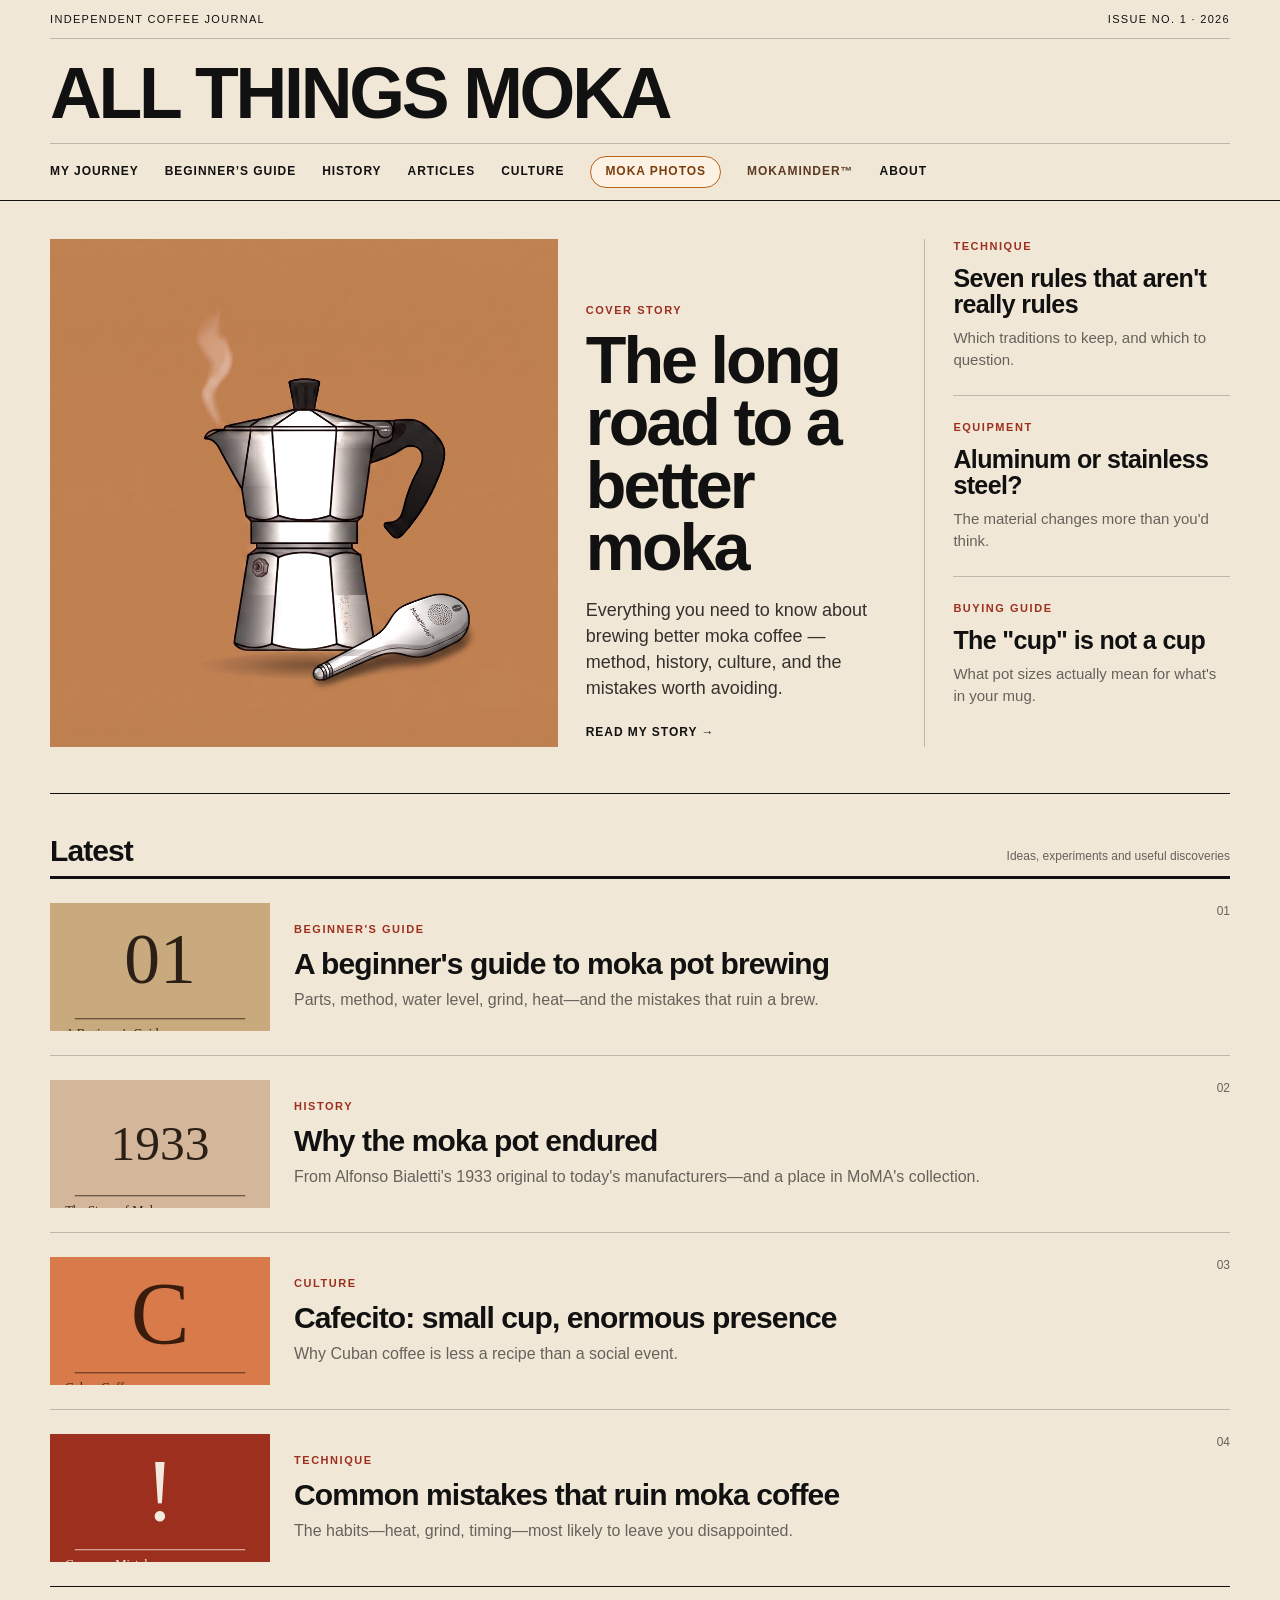
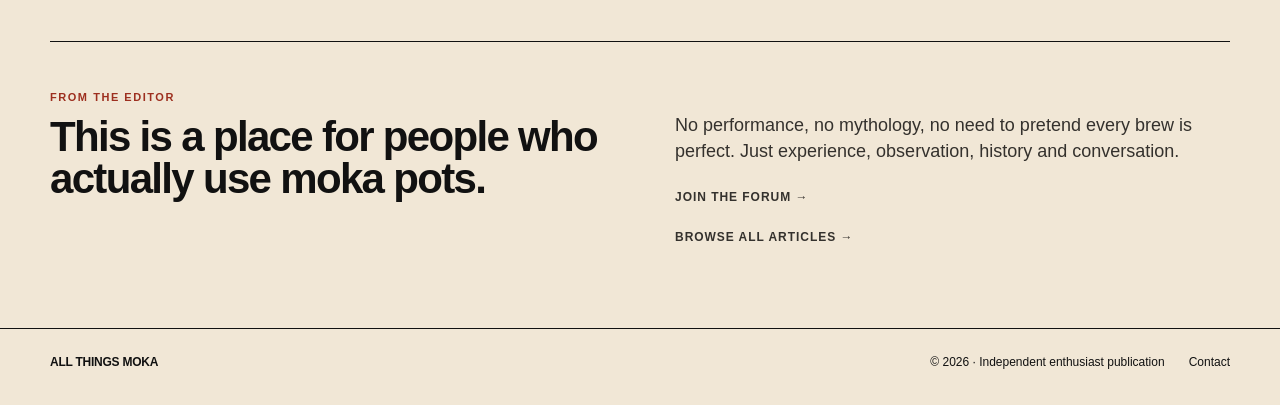
<file: index.html>
<!doctype html>
<html lang="en">
<head>
<meta charset="utf-8">
<meta name="viewport" content="width=device-width,initial-scale=1">
<title>All Things Moka</title>
<meta name="description" content="An independent magazine devoted to moka coffee, technique, history and culture.">
<link rel="stylesheet" href="style.css">
<style>
  /* --- Moka Photos dropdown (self-contained; safe to move into style.css later) --- */
  .nav-dropdown {
    position: relative;
    display: inline-flex;
  }
  .nav-dropdown summary {
    cursor: pointer;
    list-style: none;
    display: inline-flex;
    align-items: center;
    line-height: 1;
    margin: 0;
    padding: 6px 14px;
    border-radius: 999px;
    border: 1px solid #b5651d;
    font: inherit;
    font-weight: 600;
    color: #7a3e0f;
    background: #fdf1e3;
    transition: background 0.15s ease;
  }
  .nav-dropdown summary::-webkit-details-marker { display: none; }
  .nav-dropdown summary::marker { content: ""; }
  .nav-dropdown summary:hover { background: #fbe4c8; }
  .nav-dropdown[open] summary { background: #f7d6ac; }
  .nav-dropdown-panel {
    position: absolute;
    top: calc(100% + 8px);
    left: 0;
    min-width: 260px;
    background: #fff;
    border: 1px solid rgba(0,0,0,0.12);
    border-radius: 10px;
    box-shadow: 0 8px 24px rgba(0,0,0,0.12);
    padding: 8px;
    display: flex;
    flex-direction: column;
    gap: 2px;
    z-index: 20;
  }
  .nav-dropdown-panel a {
    padding: 8px 10px;
    border-radius: 6px;
    font-size: 0.92em;
    white-space: normal;
    text-decoration: none;
  }
  .nav-dropdown-panel a:hover { background: rgba(0,0,0,0.06); }
  @media (max-width: 640px) {
    .nav-dropdown-panel { left: auto; right: 0; }
  }
</style>
</head>
<body>
<header class="masthead">
  <div class="masthead-top wrap">
    <span>Independent coffee journal</span>
    <span>Issue No. 1 · 2026</span>
  </div>
  <div class="brand-row wrap">
    <a class="brand" href="index.html">ALL THINGS MOKA</a>
  </div>
  <nav class="nav wrap" aria-label="Main navigation">
    <a href="my-moka-journey.html">My Journey</a>
    <a href="brewing-guide.html">Beginner’s Guide</a>
    <a href="moka-pot-history.html">History</a>
    <a href="articles.html">Articles</a>
    <a href="cuban-coffee.html">Culture</a>
    <details class="nav-dropdown">
      <summary>Moka Photos</summary>
      <div class="nav-dropdown-panel">
        <a href="https://www.flickr.com/photos/203706660@N04/albums/72177720329794274/" target="_blank" rel="noopener">🗄️ The 860-pot archive — one collector's Flickr catalog</a>
        <a href="https://eu.zonerama.com/NotaMokapot/Album/14996413" target="_blank" rel="noopener">🗃️ Moka Pot List — 855 more, on Zonerama</a>
        <a href="https://imgur.com/a/SKjTfQp" target="_blank" rel="noopener">📷 Pot Spotting — a growing photo album</a>
        <a href="https://mymokahome.com" target="_blank" rel="noopener">🏺 Cool vintage pots — My Moka Home</a>
      </div>
    </details>
    <a href="https://mokaminder.com" target="_blank" rel="noopener" class="mokaminder-tab">MokaMinder™</a>
    <a href="about.html">About</a>
  </nav>
</header>

<main class="wrap">
  <section class="lead-grid">
    <article class="lead-story">
      <a class="lead-image" href="my-moka-journey.html"><img src="hero.png" alt="Illustrated moka pot"></a>
      <div class="lead-copy">
        <p class="kicker">Cover story</p>
        <h1><a href="my-moka-journey.html">The long road to a better moka</a></h1>
        <p class="dek">Everything you need to know about brewing better moka coffee — method, history, culture, and the mistakes worth avoiding.</p>
        <a class="read-link" href="my-moka-journey.html">Read my story →</a>
      </div>
    </article>

    <aside class="side-stories">
      <article>
        <p class="kicker">Technique</p>
        <h2><a href="moka-myths.html">Seven rules that aren't really rules</a></h2>
        <p>Which traditions to keep, and which to question.</p>
      </article>
      <article>
        <p class="kicker">Equipment</p>
        <h2><a href="aluminum-vs-stainless.html">Aluminum or stainless steel?</a></h2>
        <p>The material changes more than you'd think.</p>
      </article>
      <article>
        <p class="kicker">Buying guide</p>
        <h2><a href="moka-pot-sizes.html">The "cup" is not a cup</a></h2>
        <p>What pot sizes actually mean for what's in your mug.</p>
      </article>
    </aside>
  </section>

  <section class="latest">
    <div class="section-head">
      <h2>Latest</h2>
      <span>Ideas, experiments and useful discoveries</span>
    </div>

    <div class="story-list">
      <article class="story-row">
        <a class="story-image" href="brewing-guide.html"><img src="guide.svg" alt="A beginner's guide to moka pot brewing"></a>
        <div>
          <p class="kicker">Beginner's Guide</p>
          <h3><a href="brewing-guide.html">A beginner's guide to moka pot brewing</a></h3>
          <p>Parts, method, water level, grind, heat—and the mistakes that ruin a brew.</p>
        </div>
        <span class="number">01</span>
      </article>

      <article class="story-row">
        <a class="story-image" href="moka-pot-history.html"><img src="history.svg" alt="Historic moka pot"></a>
        <div>
          <p class="kicker">History</p>
          <h3><a href="moka-pot-history.html">Why the moka pot endured</a></h3>
          <p>From Alfonso Bialetti's 1933 original to today's manufacturers—and a place in MoMA's collection.</p>
        </div>
        <span class="number">02</span>
      </article>

      <article class="story-row">
        <a class="story-image" href="cuban-coffee.html"><img src="cuban.svg" alt="Cuban coffee"></a>
        <div>
          <p class="kicker">Culture</p>
          <h3><a href="cuban-coffee.html">Cafecito: small cup, enormous presence</a></h3>
          <p>Why Cuban coffee is less a recipe than a social event.</p>
        </div>
        <span class="number">03</span>
      </article>

      <article class="story-row">
        <a class="story-image" href="brewing-guide.html#common-mistakes"><img src="mistakes.svg" alt="Common mistakes that ruin moka coffee"></a>
        <div>
          <p class="kicker">Technique</p>
          <h3><a href="brewing-guide.html#common-mistakes">Common mistakes that ruin moka coffee</a></h3>
          <p>The habits—heat, grind, timing—most likely to leave you disappointed.</p>
        </div>
        <span class="number">04</span>
      </article>
    </div>
  </section>

  <section class="closing-grid">
    <div>
      <p class="kicker">From the editor</p>
      <h2>This is a place for people who actually use moka pots.</h2>
    </div>
    <div>
      <p>No performance, no mythology, no need to pretend every brew is perfect. Just experience, observation, history and conversation.</p>
      <a class="read-link" href="forum.html">Join the forum →</a>
      <p style="margin-top:14px"><a class="read-link" href="articles.html">Browse all articles →</a></p>
    </div>
  </section>
</main>

<footer class="footer">
  <div class="wrap footer-inner">
    <strong>ALL THINGS MOKA</strong>
    <span>© 2026 · Independent enthusiast publication</span>
    <a href="contact.html">Contact</a>
  </div>
</footer>
</body>
</html>
</file>
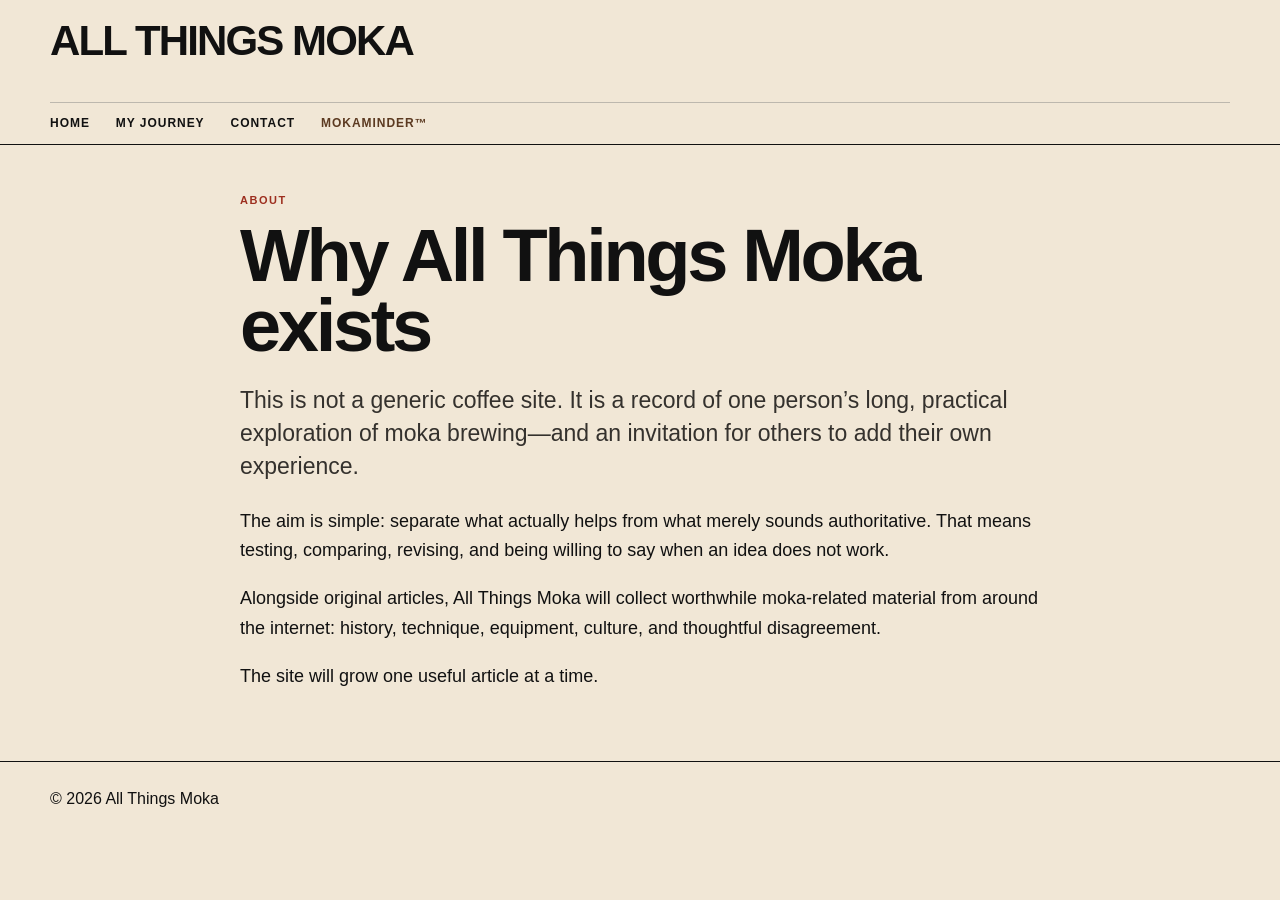
<file: about.html>
<!doctype html><html lang="en"><head><meta charset="utf-8"><meta name="viewport" content="width=device-width,initial-scale=1"><title>About | All Things Moka</title><link rel="stylesheet" href="style.css"></head><body><header class="site-header"><div class="wrap"><p class="brand">ALL THINGS MOKA</p><nav class="nav"><a href="index.html">Home</a><a href="my-moka-journey.html">My Journey</a><a href="contact.html">Contact</a><a href="https://mokaminder.com" target="_blank" rel="noopener" class="mokaminder-tab">MokaMinder™</a></nav></div></header><main class="article-shell"><span class="eyebrow">About</span><h1>Why All Things Moka exists</h1><p class="lede">This is not a generic coffee site. It is a record of one person’s long, practical exploration of moka brewing—and an invitation for others to add their own experience.</p><p>The aim is simple: separate what actually helps from what merely sounds authoritative. That means testing, comparing, revising, and being willing to say when an idea does not work.</p><p>Alongside original articles, All Things Moka will collect worthwhile moka-related material from around the internet: history, technique, equipment, culture, and thoughtful disagreement.</p><p>The site will grow one useful article at a time.</p></main><footer class="footer"><div class="wrap">© 2026 All Things Moka</div></footer></body></html>
</file>
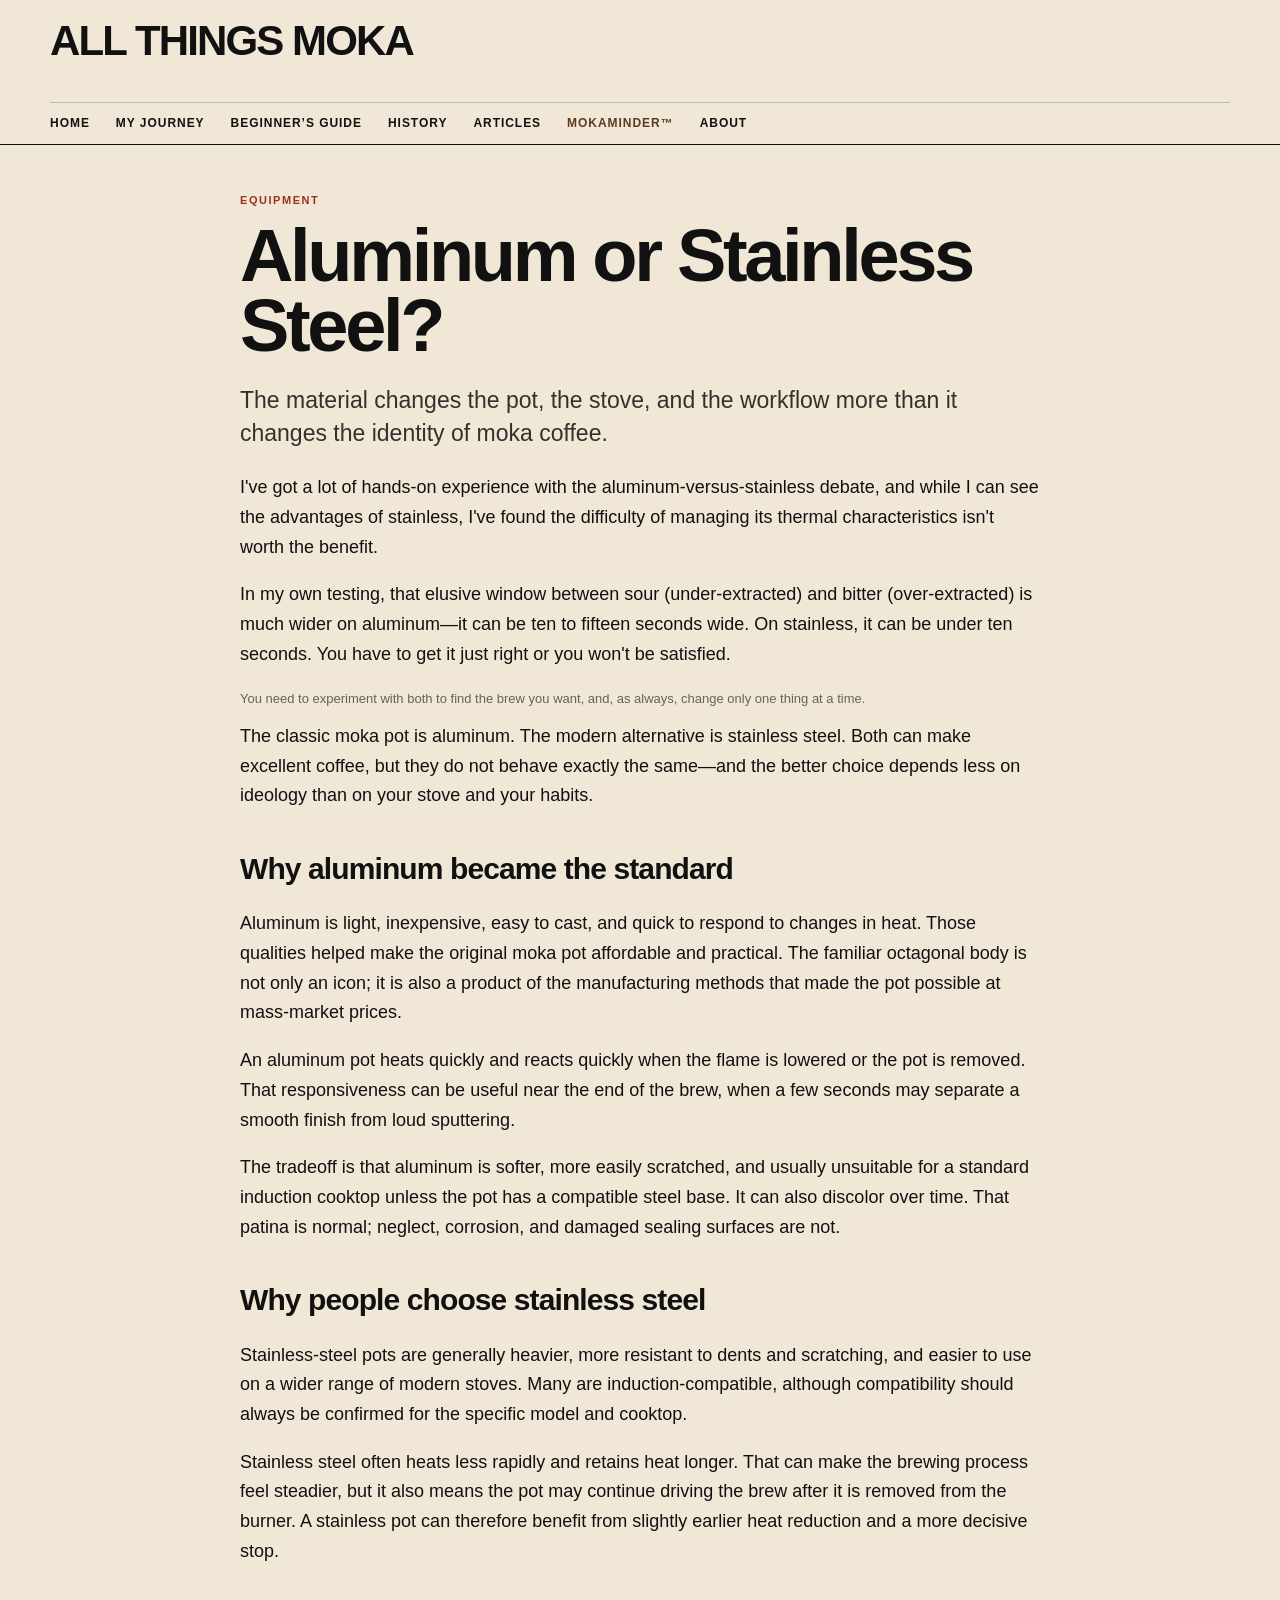
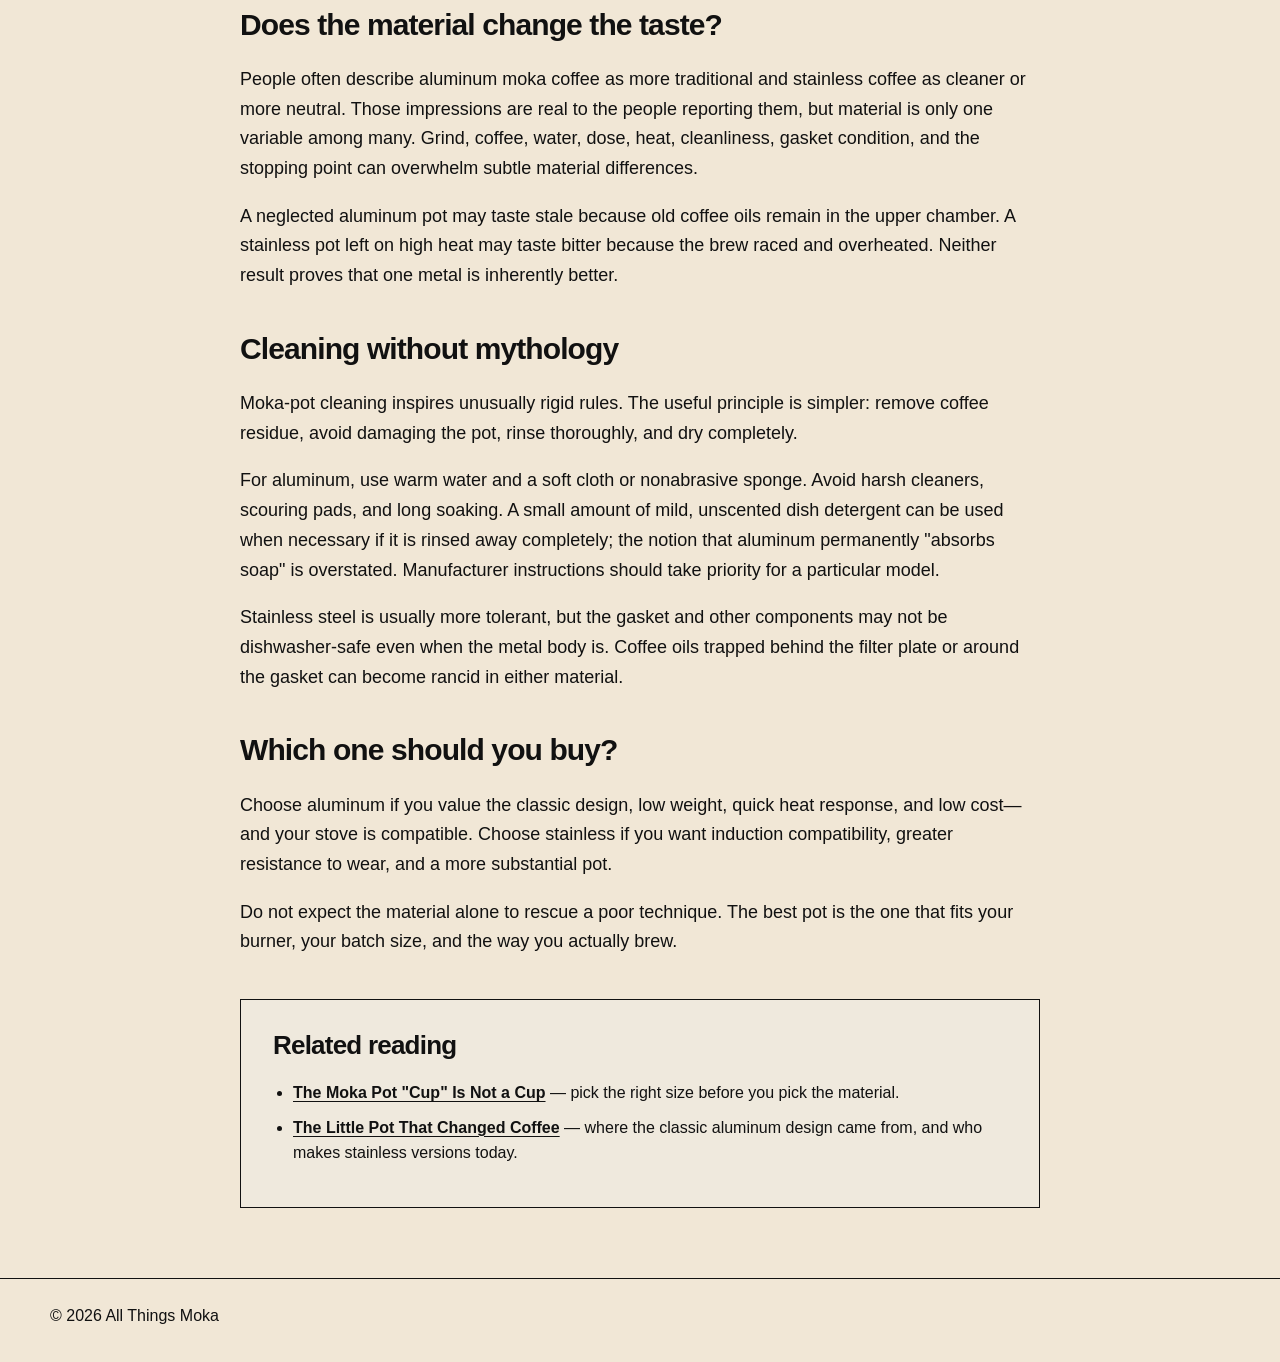
<file: aluminum-vs-stainless.html>
<!doctype html><html lang="en"><head><meta charset="utf-8"><meta name="viewport" content="width=device-width,initial-scale=1"><title>Aluminum or Stainless Steel? | All Things Moka</title><link rel="stylesheet" href="style.css"></head><body><header class="site-header"><div class="wrap"><p class="brand">ALL THINGS MOKA</p><nav class="nav"><a href="index.html">Home</a><a href="my-moka-journey.html">My Journey</a><a href="brewing-guide.html">Beginner’s Guide</a><a href="moka-pot-history.html">History</a><a href="articles.html">Articles</a><a href="https://mokaminder.com" target="_blank" rel="noopener" class="mokaminder-tab">MokaMinder™</a><a href="about.html">About</a></nav></div></header><article class="article-shell"><span class="eyebrow">Equipment</span><h1>Aluminum or Stainless Steel?</h1><p class="lede">The material changes the pot, the stove, and the workflow more than it changes the identity of moka coffee.</p>

<p>I've got a lot of hands-on experience with the aluminum-versus-stainless debate, and while I can see the advantages of stainless, I've found the difficulty of managing its thermal characteristics isn't worth the benefit.</p>
<p>In my own testing, that elusive window between sour (under-extracted) and bitter (over-extracted) is much wider on aluminum—it can be ten to fifteen seconds wide. On stainless, it can be under ten seconds. You have to get it just right or you won't be satisfied.</p>
<p class="small">You need to experiment with both to find the brew you want, and, as always, change only one thing at a time.</p>

<p>The classic moka pot is aluminum. The modern alternative is stainless steel. Both can make excellent coffee, but they do not behave exactly the same—and the better choice depends less on ideology than on your stove and your habits.</p>

<h2>Why aluminum became the standard</h2>
<p>Aluminum is light, inexpensive, easy to cast, and quick to respond to changes in heat. Those qualities helped make the original moka pot affordable and practical. The familiar octagonal body is not only an icon; it is also a product of the manufacturing methods that made the pot possible at mass-market prices.</p>
<p>An aluminum pot heats quickly and reacts quickly when the flame is lowered or the pot is removed. That responsiveness can be useful near the end of the brew, when a few seconds may separate a smooth finish from loud sputtering.</p>
<p>The tradeoff is that aluminum is softer, more easily scratched, and usually unsuitable for a standard induction cooktop unless the pot has a compatible steel base. It can also discolor over time. That patina is normal; neglect, corrosion, and damaged sealing surfaces are not.</p>

<h2>Why people choose stainless steel</h2>
<p>Stainless-steel pots are generally heavier, more resistant to dents and scratching, and easier to use on a wider range of modern stoves. Many are induction-compatible, although compatibility should always be confirmed for the specific model and cooktop.</p>
<p>Stainless steel often heats less rapidly and retains heat longer. That can make the brewing process feel steadier, but it also means the pot may continue driving the brew after it is removed from the burner. A stainless pot can therefore benefit from slightly earlier heat reduction and a more decisive stop.</p>

<h2>Does the material change the taste?</h2>
<p>People often describe aluminum moka coffee as more traditional and stainless coffee as cleaner or more neutral. Those impressions are real to the people reporting them, but material is only one variable among many. Grind, coffee, water, dose, heat, cleanliness, gasket condition, and the stopping point can overwhelm subtle material differences.</p>
<p>A neglected aluminum pot may taste stale because old coffee oils remain in the upper chamber. A stainless pot left on high heat may taste bitter because the brew raced and overheated. Neither result proves that one metal is inherently better.</p>

<h2>Cleaning without mythology</h2>
<p>Moka-pot cleaning inspires unusually rigid rules. The useful principle is simpler: remove coffee residue, avoid damaging the pot, rinse thoroughly, and dry completely.</p>
<p>For aluminum, use warm water and a soft cloth or nonabrasive sponge. Avoid harsh cleaners, scouring pads, and long soaking. A small amount of mild, unscented dish detergent can be used when necessary if it is rinsed away completely; the notion that aluminum permanently "absorbs soap" is overstated. Manufacturer instructions should take priority for a particular model.</p>
<p>Stainless steel is usually more tolerant, but the gasket and other components may not be dishwasher-safe even when the metal body is. Coffee oils trapped behind the filter plate or around the gasket can become rancid in either material.</p>

<h2>Which one should you buy?</h2>
<p>Choose aluminum if you value the classic design, low weight, quick heat response, and low cost—and your stove is compatible. Choose stainless if you want induction compatibility, greater resistance to wear, and a more substantial pot.</p>
<p>Do not expect the material alone to rescue a poor technique. The best pot is the one that fits your burner, your batch size, and the way you actually brew.</p>

<div class="resource-box">
<h2>Related reading</h2>
<ul>
<li><a href="moka-pot-sizes.html">The Moka Pot "Cup" Is Not a Cup</a> — pick the right size before you pick the material.</li>
<li><a href="moka-pot-history.html">The Little Pot That Changed Coffee</a> — where the classic aluminum design came from, and who makes stainless versions today.</li>
</ul>
</div>

</article><footer class="footer"><div class="wrap">© 2026 All Things Moka</div></footer></body></html>
</file>
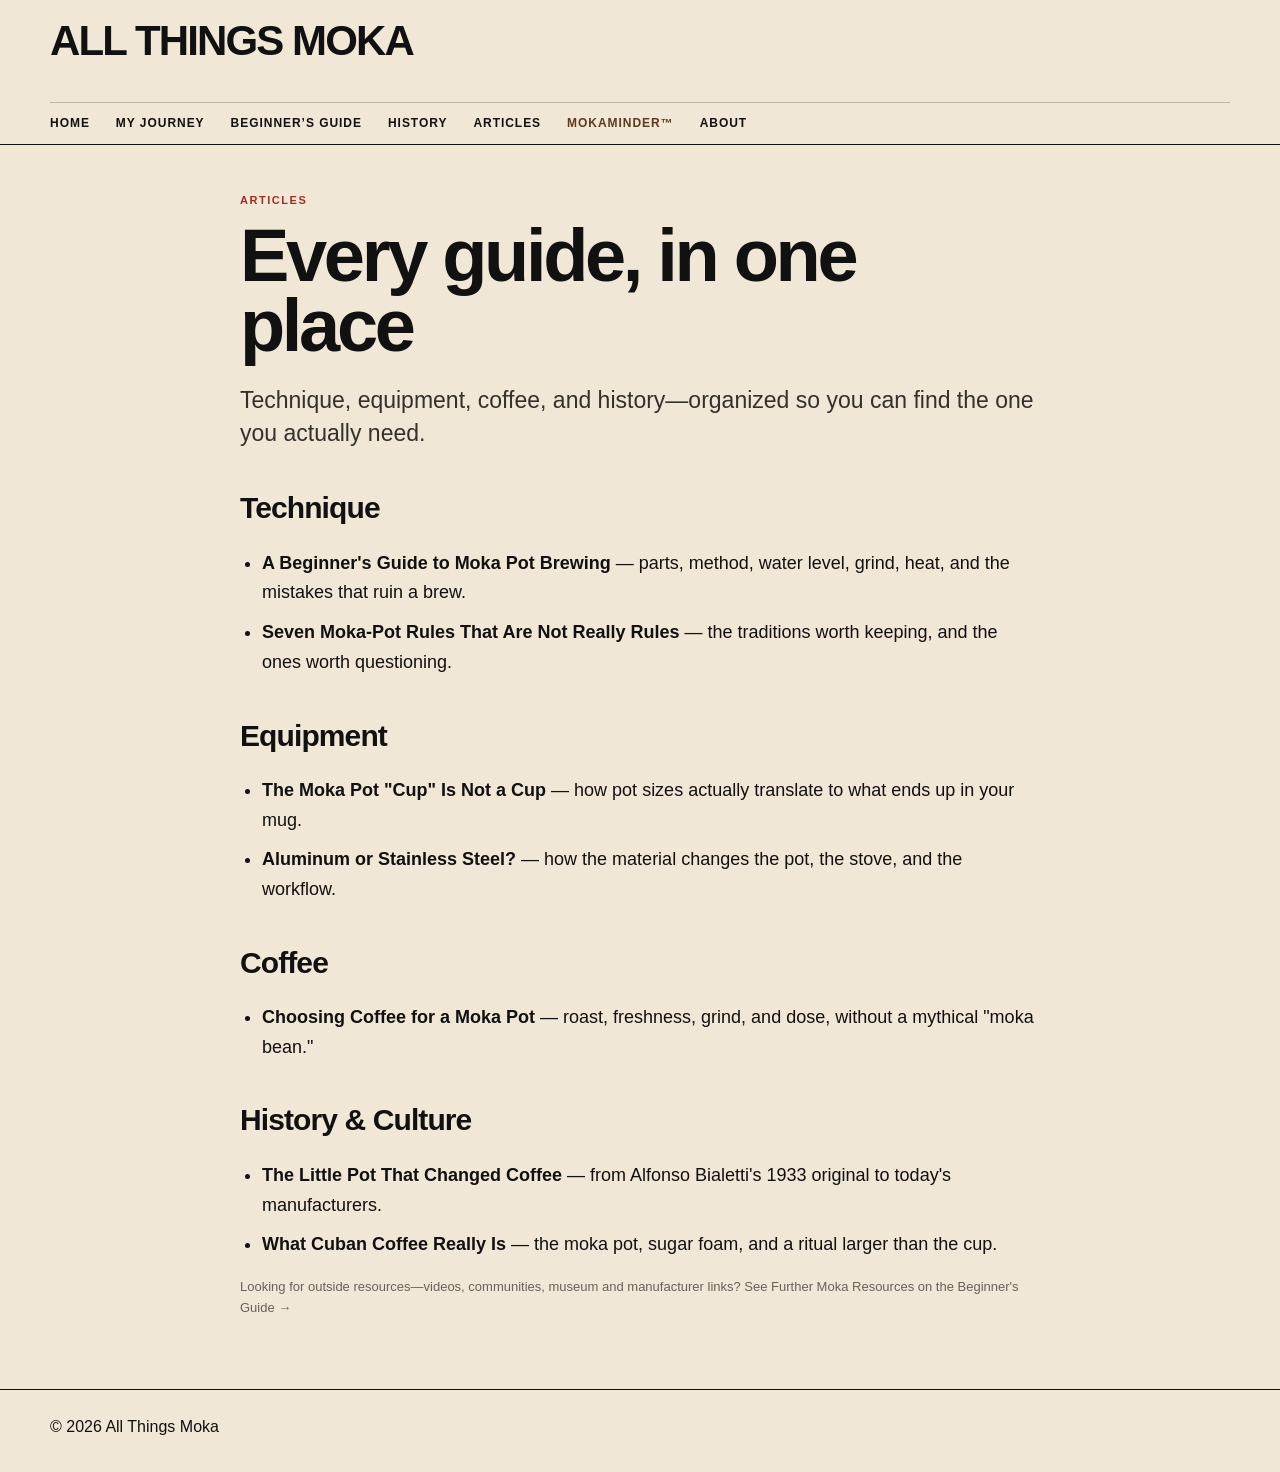
<file: articles.html>
<!doctype html><html lang="en"><head><meta charset="utf-8"><meta name="viewport" content="width=device-width,initial-scale=1"><title>Articles | All Things Moka</title><link rel="stylesheet" href="style.css"></head><body><header class="site-header"><div class="wrap"><p class="brand">ALL THINGS MOKA</p><nav class="nav"><a href="index.html">Home</a><a href="my-moka-journey.html">My Journey</a><a href="brewing-guide.html">Beginner’s Guide</a><a href="moka-pot-history.html">History</a><a href="articles.html">Articles</a><a href="https://mokaminder.com" target="_blank" rel="noopener" class="mokaminder-tab">MokaMinder™</a><a href="about.html">About</a></nav></div></header><main class="article-shell"><span class="eyebrow">Articles</span><h1>Every guide, in one place</h1><p class="lede">Technique, equipment, coffee, and history—organized so you can find the one you actually need.</p>

<h2>Technique</h2>
<ul>
<li><strong><a href="brewing-guide.html">A Beginner's Guide to Moka Pot Brewing</a></strong> — parts, method, water level, grind, heat, and the mistakes that ruin a brew.</li>
<li><strong><a href="moka-myths.html">Seven Moka-Pot Rules That Are Not Really Rules</a></strong> — the traditions worth keeping, and the ones worth questioning.</li>
</ul>

<h2>Equipment</h2>
<ul>
<li><strong><a href="moka-pot-sizes.html">The Moka Pot "Cup" Is Not a Cup</a></strong> — how pot sizes actually translate to what ends up in your mug.</li>
<li><strong><a href="aluminum-vs-stainless.html">Aluminum or Stainless Steel?</a></strong> — how the material changes the pot, the stove, and the workflow.</li>
</ul>

<h2>Coffee</h2>
<ul>
<li><strong><a href="choosing-coffee.html">Choosing Coffee for a Moka Pot</a></strong> — roast, freshness, grind, and dose, without a mythical "moka bean."</li>
</ul>

<h2>History &amp; Culture</h2>
<ul>
<li><strong><a href="moka-pot-history.html">The Little Pot That Changed Coffee</a></strong> — from Alfonso Bialetti's 1933 original to today's manufacturers.</li>
<li><strong><a href="cuban-coffee.html">What Cuban Coffee Really Is</a></strong> — the moka pot, sugar foam, and a ritual larger than the cup.</li>
</ul>

<p class="small">Looking for outside resources—videos, communities, museum and manufacturer links? <a href="brewing-guide.html#resources">See Further Moka Resources on the Beginner's Guide →</a></p>

</main><footer class="footer"><div class="wrap">© 2026 All Things Moka</div></footer></body></html>
</file>
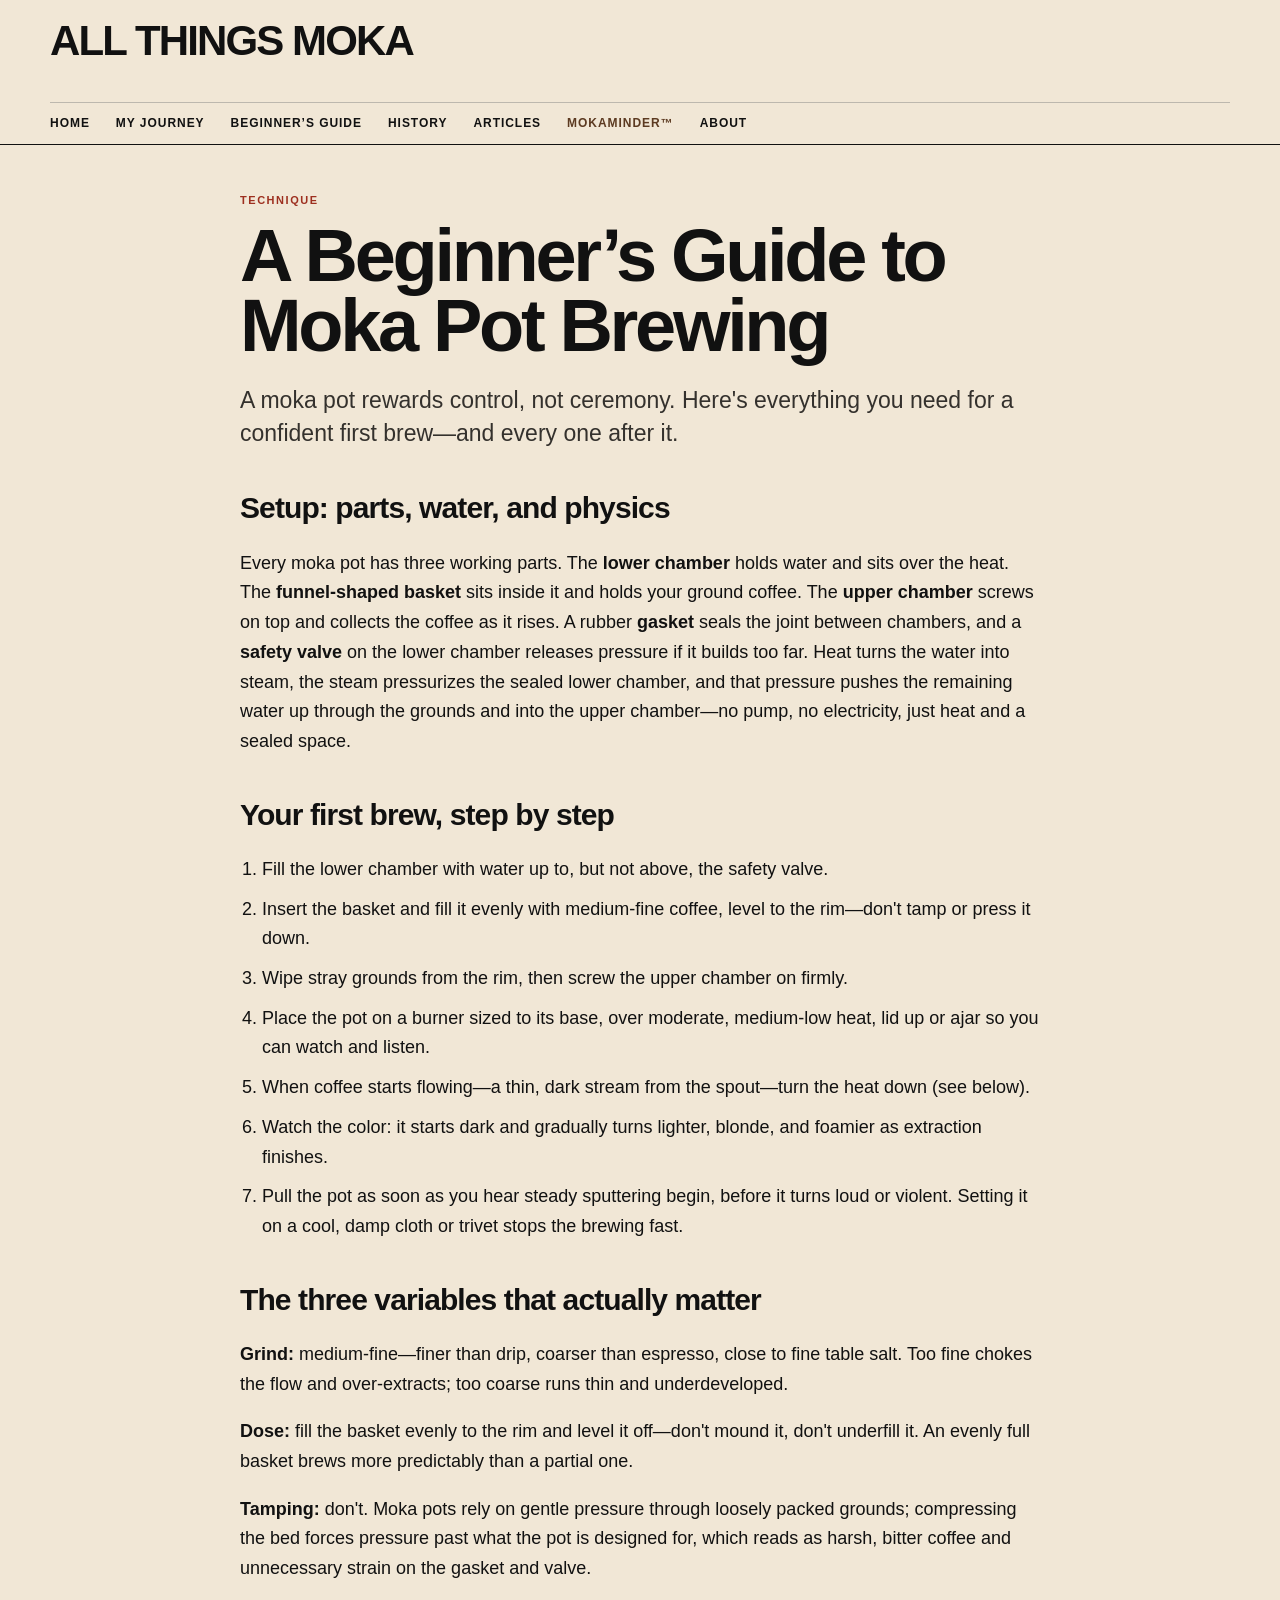
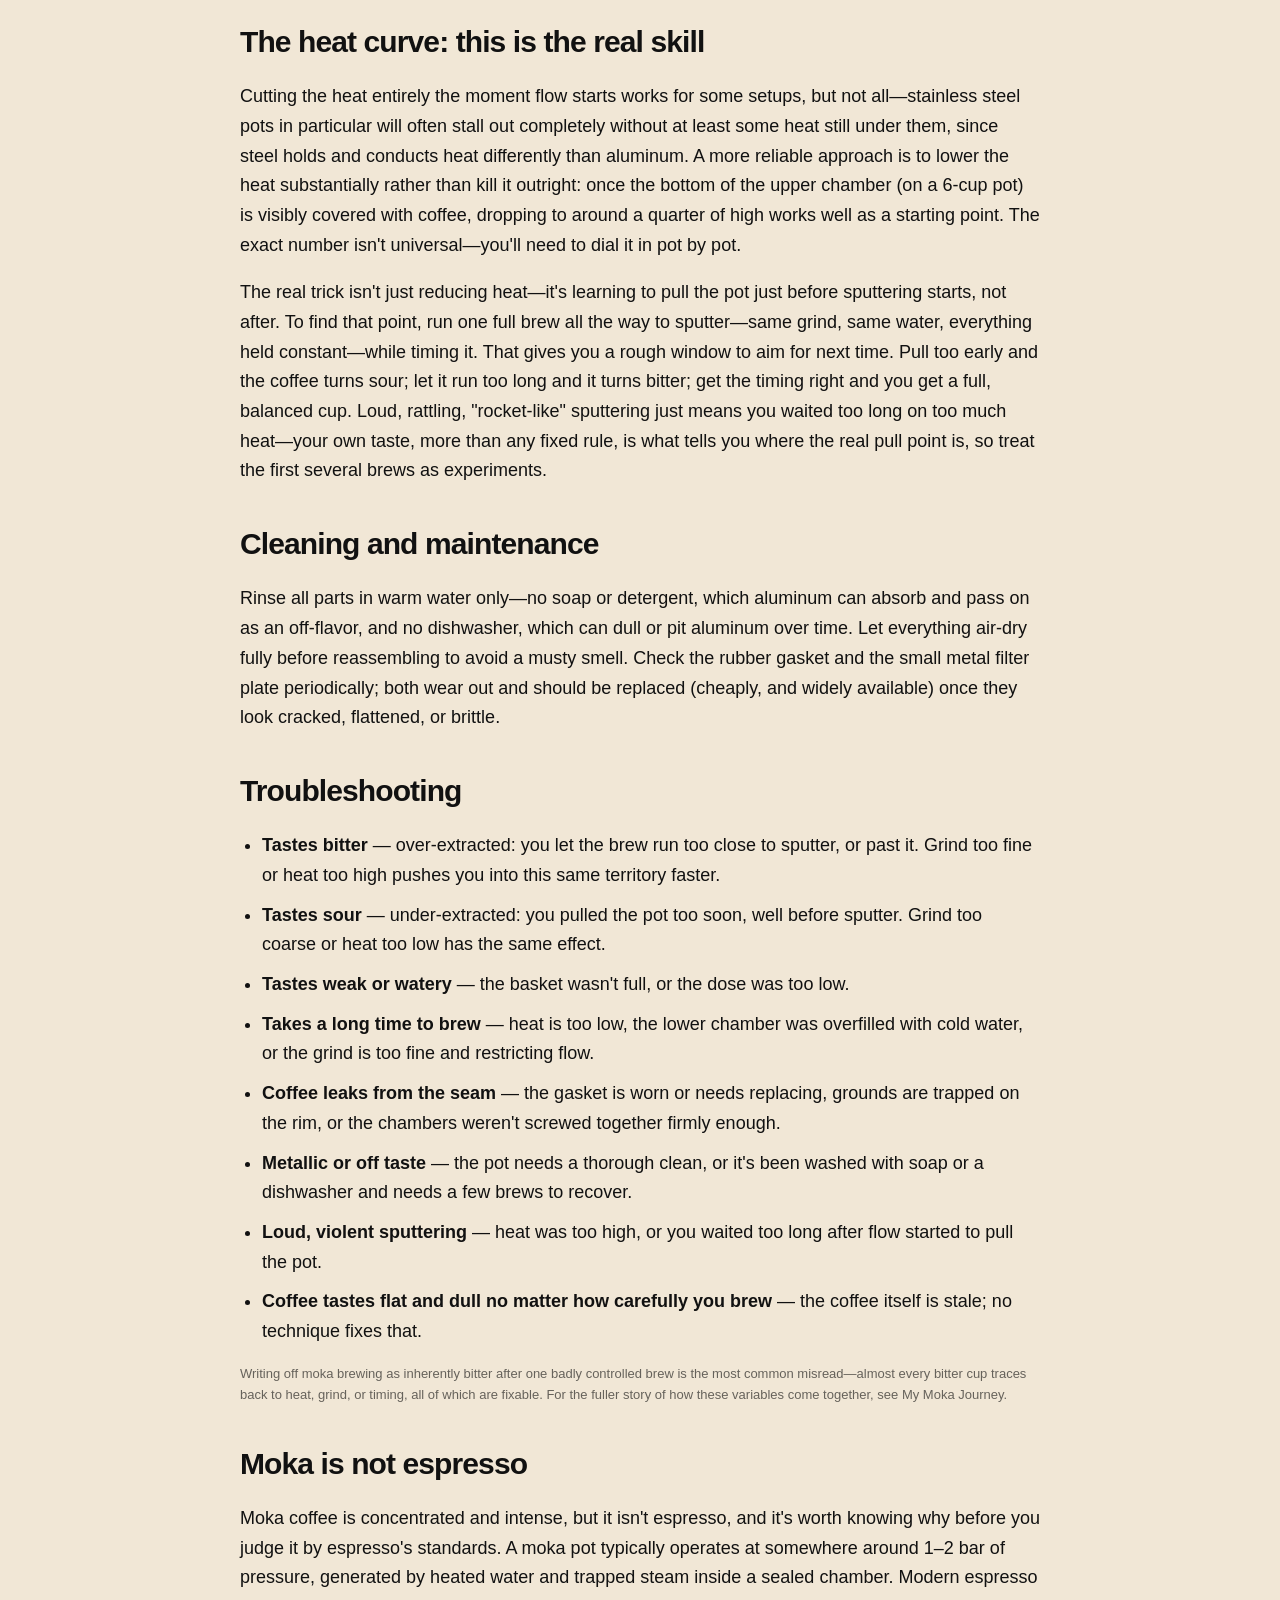
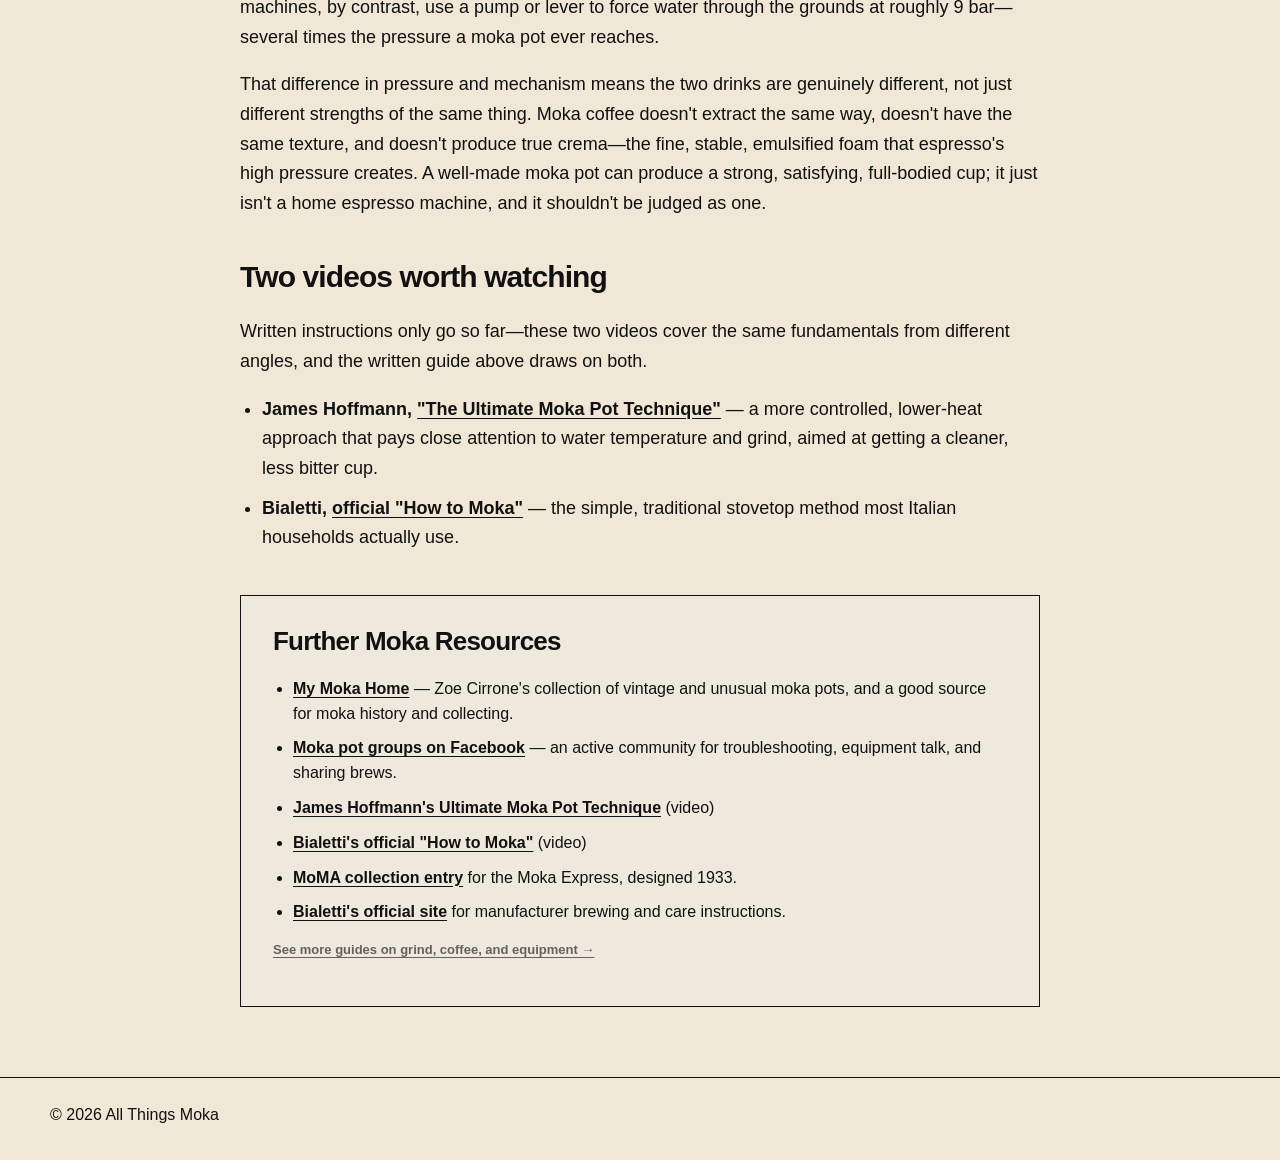
<file: brewing-guide.html>
<!doctype html><html lang="en"><head><meta charset="utf-8"><meta name="viewport" content="width=device-width,initial-scale=1"><title>A Beginner’s Guide to Moka Pot Brewing | All Things Moka</title><link rel="stylesheet" href="style.css"></head><body><header class="site-header"><div class="wrap"><p class="brand">ALL THINGS MOKA</p><nav class="nav"><a href="index.html">Home</a><a href="my-moka-journey.html">My Journey</a><a href="brewing-guide.html">Beginner’s Guide</a><a href="moka-pot-history.html">History</a><a href="articles.html">Articles</a><a href="https://mokaminder.com" target="_blank" rel="noopener" class="mokaminder-tab">MokaMinder™</a><a href="about.html">About</a></nav></div></header><article class="article-shell"><span class="eyebrow">Technique</span><h1>A Beginner’s Guide to Moka Pot Brewing</h1><p class="lede">A moka pot rewards control, not ceremony. Here's everything you need for a confident first brew—and every one after it.</p>

<h2>Setup: parts, water, and physics</h2>
<p>Every moka pot has three working parts. The <strong>lower chamber</strong> holds water and sits over the heat. The <strong>funnel-shaped basket</strong> sits inside it and holds your ground coffee. The <strong>upper chamber</strong> screws on top and collects the coffee as it rises. A rubber <strong>gasket</strong> seals the joint between chambers, and a <strong>safety valve</strong> on the lower chamber releases pressure if it builds too far. Heat turns the water into steam, the steam pressurizes the sealed lower chamber, and that pressure pushes the remaining water up through the grounds and into the upper chamber—no pump, no electricity, just heat and a sealed space.</p>

<h2>Your first brew, step by step</h2>
<ol>
<li>Fill the lower chamber with water up to, but not above, the safety valve.</li>
<li>Insert the basket and fill it evenly with medium-fine coffee, level to the rim—don't tamp or press it down.</li>
<li>Wipe stray grounds from the rim, then screw the upper chamber on firmly.</li>
<li>Place the pot on a burner sized to its base, over moderate, medium-low heat, lid up or ajar so you can watch and listen.</li>
<li>When coffee starts flowing—a thin, dark stream from the spout—turn the heat down (see below).</li>
<li>Watch the color: it starts dark and gradually turns lighter, blonde, and foamier as extraction finishes.</li>
<li>Pull the pot as soon as you hear steady sputtering begin, before it turns loud or violent. Setting it on a cool, damp cloth or trivet stops the brewing fast.</li>
</ol>

<h2>The three variables that actually matter</h2>
<p><strong>Grind:</strong> medium-fine—finer than drip, coarser than espresso, close to fine table salt. Too fine chokes the flow and over-extracts; too coarse runs thin and underdeveloped.</p>
<p><strong>Dose:</strong> fill the basket evenly to the rim and level it off—don't mound it, don't underfill it. An evenly full basket brews more predictably than a partial one.</p>
<p><strong>Tamping:</strong> don't. Moka pots rely on gentle pressure through loosely packed grounds; compressing the bed forces pressure past what the pot is designed for, which reads as harsh, bitter coffee and unnecessary strain on the gasket and valve.</p>

<h2>The heat curve: this is the real skill</h2>
<p>Cutting the heat entirely the moment flow starts works for some setups, but not all—stainless steel pots in particular will often stall out completely without at least some heat still under them, since steel holds and conducts heat differently than aluminum. A more reliable approach is to lower the heat substantially rather than kill it outright: once the bottom of the upper chamber (on a 6-cup pot) is visibly covered with coffee, dropping to around a quarter of high works well as a starting point. The exact number isn't universal—you'll need to dial it in pot by pot.</p>
<p>The real trick isn't just reducing heat—it's learning to pull the pot just before sputtering starts, not after. To find that point, run one full brew all the way to sputter—same grind, same water, everything held constant—while timing it. That gives you a rough window to aim for next time. Pull too early and the coffee turns sour; let it run too long and it turns bitter; get the timing right and you get a full, balanced cup. Loud, rattling, "rocket-like" sputtering just means you waited too long on too much heat—your own taste, more than any fixed rule, is what tells you where the real pull point is, so treat the first several brews as experiments.</p>

<h2>Cleaning and maintenance</h2>
<p>Rinse all parts in warm water only—no soap or detergent, which aluminum can absorb and pass on as an off-flavor, and no dishwasher, which can dull or pit aluminum over time. Let everything air-dry fully before reassembling to avoid a musty smell. Check the rubber gasket and the small metal filter plate periodically; both wear out and should be replaced (cheaply, and widely available) once they look cracked, flattened, or brittle.</p>

<h2>Troubleshooting</h2>
<ul>
<li><strong>Tastes bitter</strong> — over-extracted: you let the brew run too close to sputter, or past it. Grind too fine or heat too high pushes you into this same territory faster.</li>
<li><strong>Tastes sour</strong> — under-extracted: you pulled the pot too soon, well before sputter. Grind too coarse or heat too low has the same effect.</li>
<li><strong>Tastes weak or watery</strong> — the basket wasn't full, or the dose was too low.</li>
<li><strong>Takes a long time to brew</strong> — heat is too low, the lower chamber was overfilled with cold water, or the grind is too fine and restricting flow.</li>
<li><strong>Coffee leaks from the seam</strong> — the gasket is worn or needs replacing, grounds are trapped on the rim, or the chambers weren't screwed together firmly enough.</li>
<li><strong>Metallic or off taste</strong> — the pot needs a thorough clean, or it's been washed with soap or a dishwasher and needs a few brews to recover.</li>
<li><strong>Loud, violent sputtering</strong> — heat was too high, or you waited too long after flow started to pull the pot.</li>
<li><strong>Coffee tastes flat and dull no matter how carefully you brew</strong> — the coffee itself is stale; no technique fixes that.</li>
</ul>

<p class="small">Writing off moka brewing as inherently bitter after one badly controlled brew is the most common misread—almost every bitter cup traces back to heat, grind, or timing, all of which are fixable. For the fuller story of how these variables come together, see <a href="my-moka-journey.html">My Moka Journey</a>.</p>

<h2 id="moka-vs-espresso">Moka is not espresso</h2>
<p>Moka coffee is concentrated and intense, but it isn't espresso, and it's worth knowing why before you judge it by espresso's standards. A moka pot typically operates at somewhere around 1–2 bar of pressure, generated by heated water and trapped steam inside a sealed chamber. Modern espresso machines, by contrast, use a pump or lever to force water through the grounds at roughly 9 bar—several times the pressure a moka pot ever reaches.</p>
<p>That difference in pressure and mechanism means the two drinks are genuinely different, not just different strengths of the same thing. Moka coffee doesn't extract the same way, doesn't have the same texture, and doesn't produce true crema—the fine, stable, emulsified foam that espresso's high pressure creates. A well-made moka pot can produce a strong, satisfying, full-bodied cup; it just isn't a home espresso machine, and it shouldn't be judged as one.</p>

<h2>Two videos worth watching</h2>
<p>Written instructions only go so far—these two videos cover the same fundamentals from different angles, and the written guide above draws on both.</p>
<ul>
<li><strong>James Hoffmann, <a href="https://www.youtube.com/watch?v=BfDLoIvb0w4" target="_blank" rel="noopener">"The Ultimate Moka Pot Technique"</a></strong> — a more controlled, lower-heat approach that pays close attention to water temperature and grind, aimed at getting a cleaner, less bitter cup.</li>
<li><strong>Bialetti, <a href="https://www.youtube.com/watch?v=zzlFOkD4Kz4" target="_blank" rel="noopener">official "How to Moka"</a></strong> — the simple, traditional stovetop method most Italian households actually use.</li>
</ul>

<div class="resource-box" id="resources">
<h2>Further Moka Resources</h2>
<ul>
<li><a href="https://www.mymokahome.com/" target="_blank" rel="noopener">My Moka Home</a> — Zoe Cirrone's collection of vintage and unusual moka pots, and a good source for moka history and collecting.</li>
<li><a href="https://www.facebook.com/groups/search/groups/?q=moka%20pot" target="_blank" rel="noopener">Moka pot groups on Facebook</a> — an active community for troubleshooting, equipment talk, and sharing brews.</li>
<li><a href="https://www.youtube.com/watch?v=BfDLoIvb0w4" target="_blank" rel="noopener">James Hoffmann's Ultimate Moka Pot Technique</a> (video)</li>
<li><a href="https://www.youtube.com/watch?v=zzlFOkD4Kz4" target="_blank" rel="noopener">Bialetti's official "How to Moka"</a> (video)</li>
<li><a href="https://www.moma.org/collection/works/118645" target="_blank" rel="noopener">MoMA collection entry</a> for the Moka Express, designed 1933.</li>
<li><a href="https://www.bialetti.com/" target="_blank" rel="noopener">Bialetti's official site</a> for manufacturer brewing and care instructions.</li>
</ul>
<p class="small" style="margin-top:14px"><a href="articles.html">See more guides on grind, coffee, and equipment →</a></p>
</div>

</article><footer class="footer"><div class="wrap">© 2026 All Things Moka</div></footer></body></html>
</file>
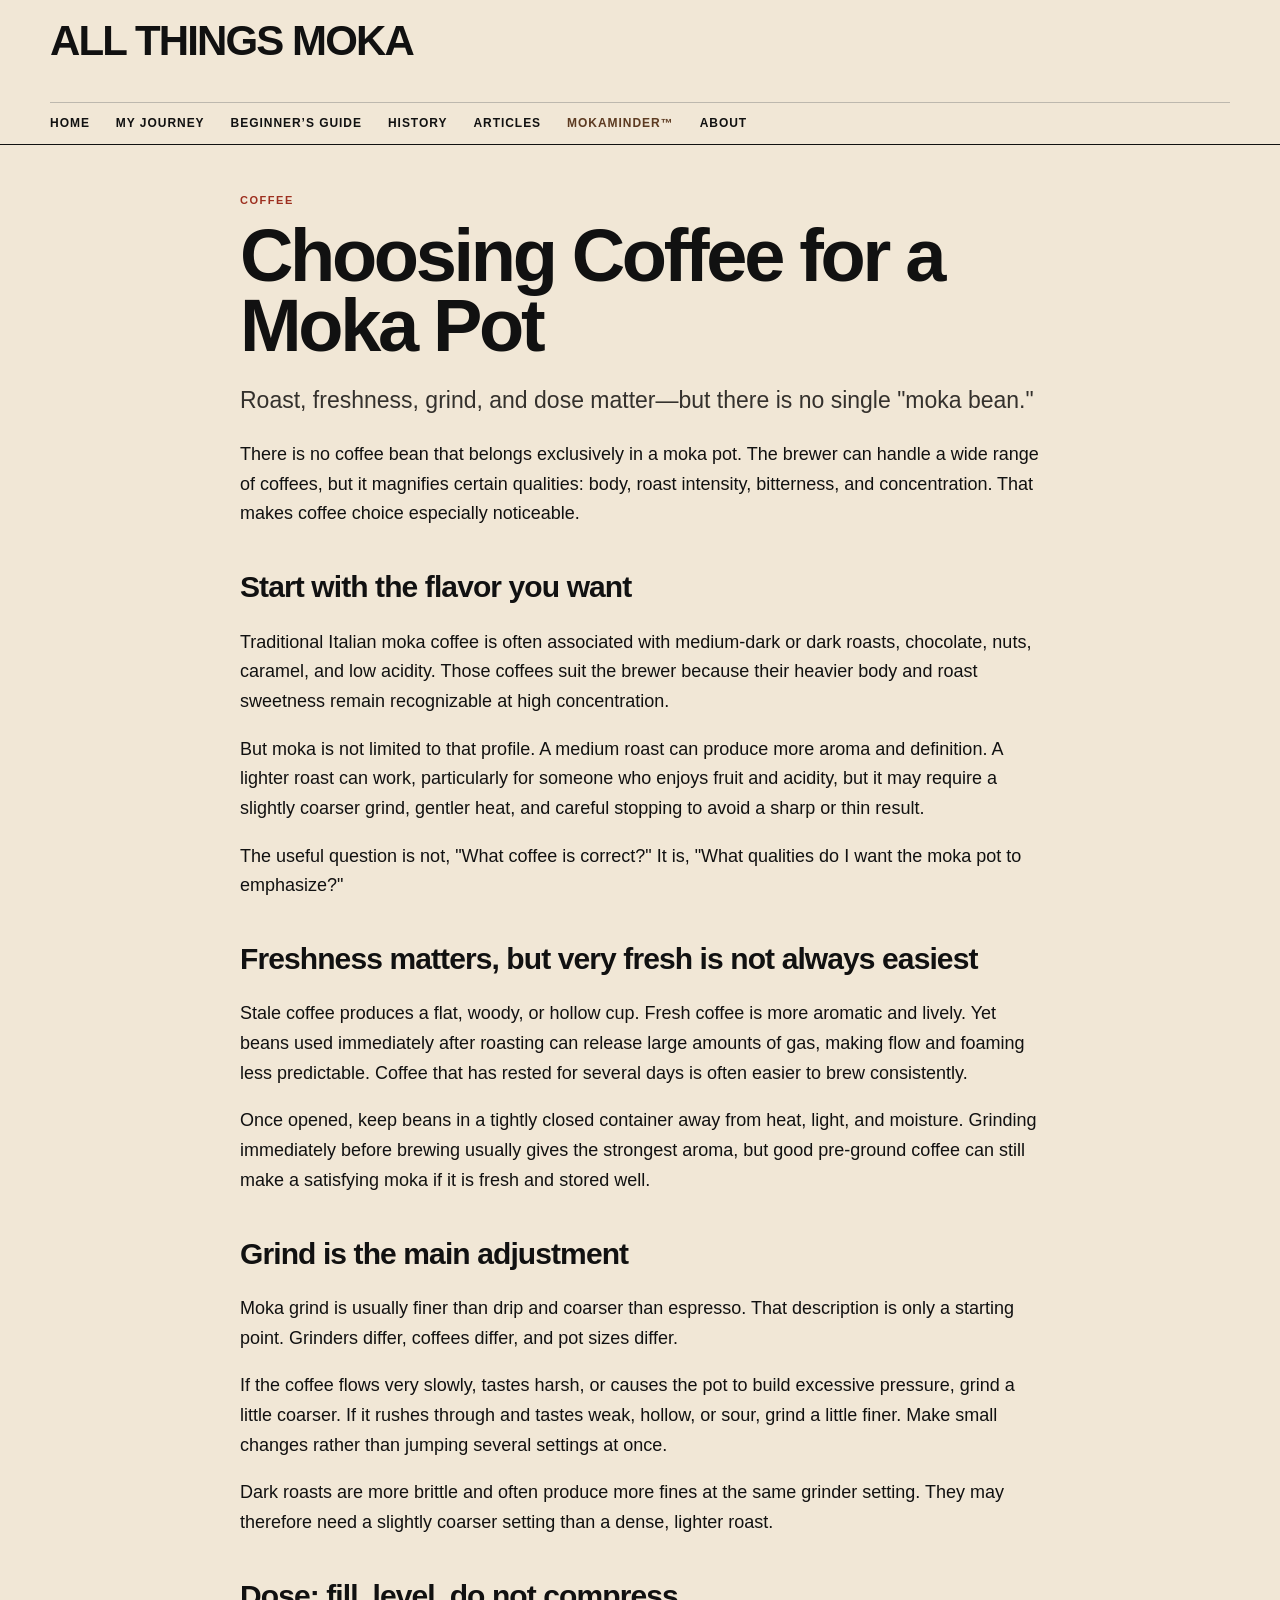
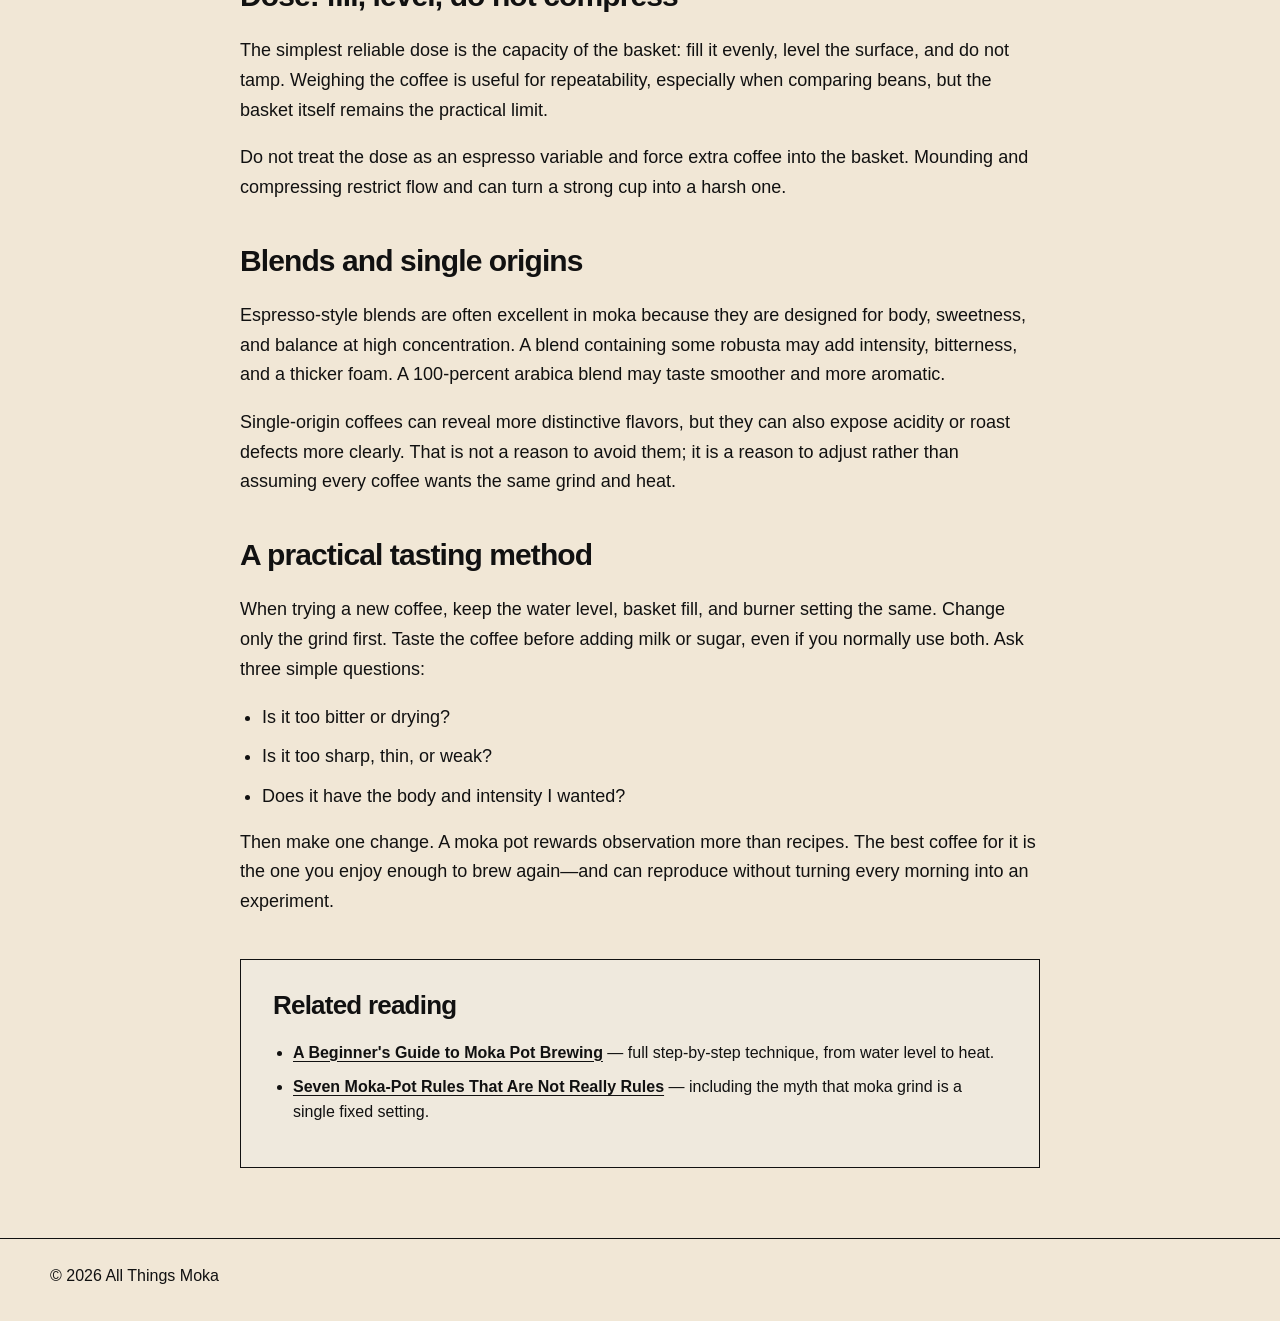
<file: choosing-coffee.html>
<!doctype html><html lang="en"><head><meta charset="utf-8"><meta name="viewport" content="width=device-width,initial-scale=1"><title>Choosing Coffee for a Moka Pot | All Things Moka</title><link rel="stylesheet" href="style.css"></head><body><header class="site-header"><div class="wrap"><p class="brand">ALL THINGS MOKA</p><nav class="nav"><a href="index.html">Home</a><a href="my-moka-journey.html">My Journey</a><a href="brewing-guide.html">Beginner’s Guide</a><a href="moka-pot-history.html">History</a><a href="articles.html">Articles</a><a href="https://mokaminder.com" target="_blank" rel="noopener" class="mokaminder-tab">MokaMinder™</a><a href="about.html">About</a></nav></div></header><article class="article-shell"><span class="eyebrow">Coffee</span><h1>Choosing Coffee for a Moka Pot</h1><p class="lede">Roast, freshness, grind, and dose matter—but there is no single "moka bean."</p>

<p>There is no coffee bean that belongs exclusively in a moka pot. The brewer can handle a wide range of coffees, but it magnifies certain qualities: body, roast intensity, bitterness, and concentration. That makes coffee choice especially noticeable.</p>

<h2>Start with the flavor you want</h2>
<p>Traditional Italian moka coffee is often associated with medium-dark or dark roasts, chocolate, nuts, caramel, and low acidity. Those coffees suit the brewer because their heavier body and roast sweetness remain recognizable at high concentration.</p>
<p>But moka is not limited to that profile. A medium roast can produce more aroma and definition. A lighter roast can work, particularly for someone who enjoys fruit and acidity, but it may require a slightly coarser grind, gentler heat, and careful stopping to avoid a sharp or thin result.</p>
<p>The useful question is not, "What coffee is correct?" It is, "What qualities do I want the moka pot to emphasize?"</p>

<h2>Freshness matters, but very fresh is not always easiest</h2>
<p>Stale coffee produces a flat, woody, or hollow cup. Fresh coffee is more aromatic and lively. Yet beans used immediately after roasting can release large amounts of gas, making flow and foaming less predictable. Coffee that has rested for several days is often easier to brew consistently.</p>
<p>Once opened, keep beans in a tightly closed container away from heat, light, and moisture. Grinding immediately before brewing usually gives the strongest aroma, but good pre-ground coffee can still make a satisfying moka if it is fresh and stored well.</p>

<h2>Grind is the main adjustment</h2>
<p>Moka grind is usually finer than drip and coarser than espresso. That description is only a starting point. Grinders differ, coffees differ, and pot sizes differ.</p>
<p>If the coffee flows very slowly, tastes harsh, or causes the pot to build excessive pressure, grind a little coarser. If it rushes through and tastes weak, hollow, or sour, grind a little finer. Make small changes rather than jumping several settings at once.</p>
<p>Dark roasts are more brittle and often produce more fines at the same grinder setting. They may therefore need a slightly coarser setting than a dense, lighter roast.</p>

<h2>Dose: fill, level, do not compress</h2>
<p>The simplest reliable dose is the capacity of the basket: fill it evenly, level the surface, and do not tamp. Weighing the coffee is useful for repeatability, especially when comparing beans, but the basket itself remains the practical limit.</p>
<p>Do not treat the dose as an espresso variable and force extra coffee into the basket. Mounding and compressing restrict flow and can turn a strong cup into a harsh one.</p>

<h2>Blends and single origins</h2>
<p>Espresso-style blends are often excellent in moka because they are designed for body, sweetness, and balance at high concentration. A blend containing some robusta may add intensity, bitterness, and a thicker foam. A 100-percent arabica blend may taste smoother and more aromatic.</p>
<p>Single-origin coffees can reveal more distinctive flavors, but they can also expose acidity or roast defects more clearly. That is not a reason to avoid them; it is a reason to adjust rather than assuming every coffee wants the same grind and heat.</p>

<h2>A practical tasting method</h2>
<p>When trying a new coffee, keep the water level, basket fill, and burner setting the same. Change only the grind first. Taste the coffee before adding milk or sugar, even if you normally use both. Ask three simple questions:</p>
<ul>
<li>Is it too bitter or drying?</li>
<li>Is it too sharp, thin, or weak?</li>
<li>Does it have the body and intensity I wanted?</li>
</ul>
<p>Then make one change. A moka pot rewards observation more than recipes. The best coffee for it is the one you enjoy enough to brew again—and can reproduce without turning every morning into an experiment.</p>

<div class="resource-box">
<h2>Related reading</h2>
<ul>
<li><a href="brewing-guide.html">A Beginner's Guide to Moka Pot Brewing</a> — full step-by-step technique, from water level to heat.</li>
<li><a href="moka-myths.html">Seven Moka-Pot Rules That Are Not Really Rules</a> — including the myth that moka grind is a single fixed setting.</li>
</ul>
</div>

</article><footer class="footer"><div class="wrap">© 2026 All Things Moka</div></footer></body></html>
</file>
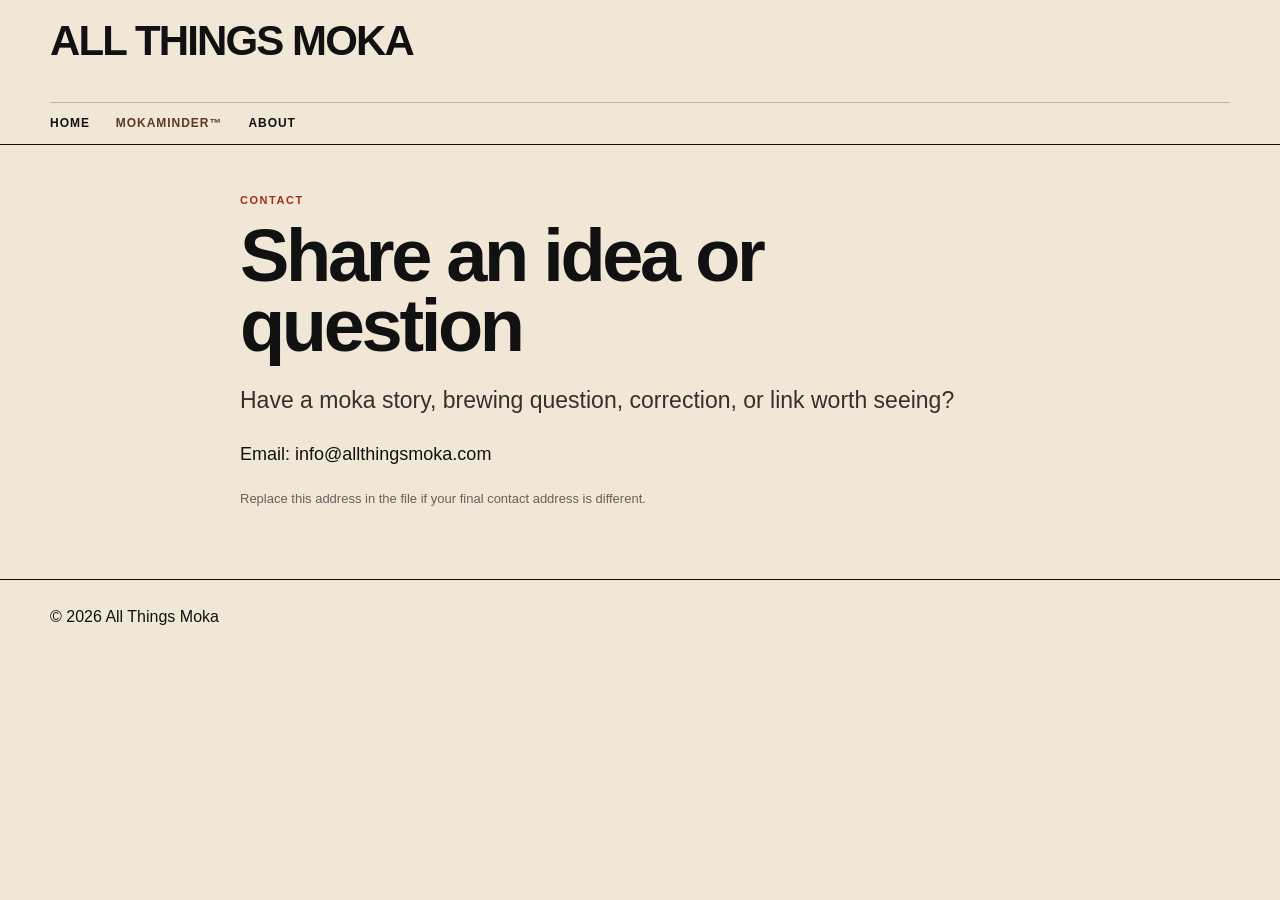
<file: contact.html>
<!doctype html><html lang="en"><head><meta charset="utf-8"><meta name="viewport" content="width=device-width,initial-scale=1"><title>Contact | All Things Moka</title><link rel="stylesheet" href="style.css"></head><body><header class="site-header"><div class="wrap"><p class="brand">ALL THINGS MOKA</p><nav class="nav"><a href="index.html">Home</a><a href="https://mokaminder.com" target="_blank" rel="noopener" class="mokaminder-tab">MokaMinder™</a><a href="about.html">About</a></nav></div></header><main class="article-shell"><span class="eyebrow">Contact</span><h1>Share an idea or question</h1><p class="lede">Have a moka story, brewing question, correction, or link worth seeing?</p><p>Email: <a href="mailto:info@allthingsmoka.com">info@allthingsmoka.com</a></p><p class="small">Replace this address in the file if your final contact address is different.</p></main><footer class="footer"><div class="wrap">© 2026 All Things Moka</div></footer></body></html>
</file>
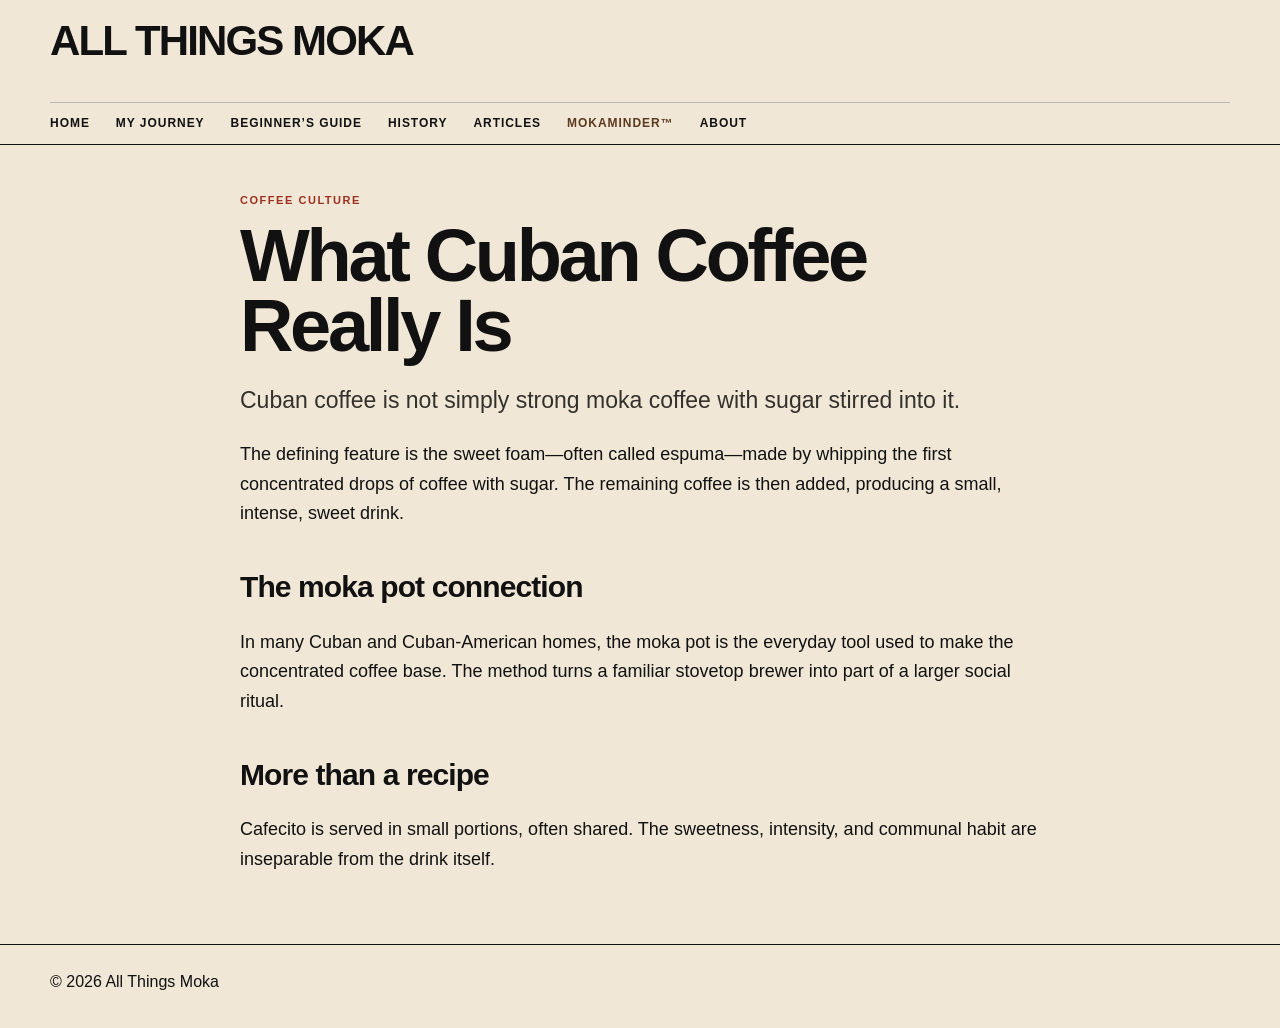
<file: cuban-coffee.html>
<!doctype html><html lang="en"><head><meta charset="utf-8"><meta name="viewport" content="width=device-width,initial-scale=1"><title>What Cuban Coffee Really Is | All Things Moka</title><link rel="stylesheet" href="style.css"></head><body><header class="site-header"><div class="wrap"><p class="brand">ALL THINGS MOKA</p><nav class="nav"><a href="index.html">Home</a><a href="my-moka-journey.html">My Journey</a><a href="brewing-guide.html">Beginner’s Guide</a><a href="moka-pot-history.html">History</a><a href="articles.html">Articles</a><a href="https://mokaminder.com" target="_blank" rel="noopener" class="mokaminder-tab">MokaMinder™</a><a href="about.html">About</a></nav></div></header><article class="article-shell"><span class="eyebrow">Coffee Culture</span><h1>What Cuban Coffee Really Is</h1><p class="lede">Cuban coffee is not simply strong moka coffee with sugar stirred into it.</p><p>The defining feature is the sweet foam—often called espuma—made by whipping the first concentrated drops of coffee with sugar. The remaining coffee is then added, producing a small, intense, sweet drink.</p><h2>The moka pot connection</h2><p>In many Cuban and Cuban-American homes, the moka pot is the everyday tool used to make the concentrated coffee base. The method turns a familiar stovetop brewer into part of a larger social ritual.</p><h2>More than a recipe</h2><p>Cafecito is served in small portions, often shared. The sweetness, intensity, and communal habit are inseparable from the drink itself.</p></article><footer class="footer"><div class="wrap">© 2026 All Things Moka</div></footer></body></html>
</file>
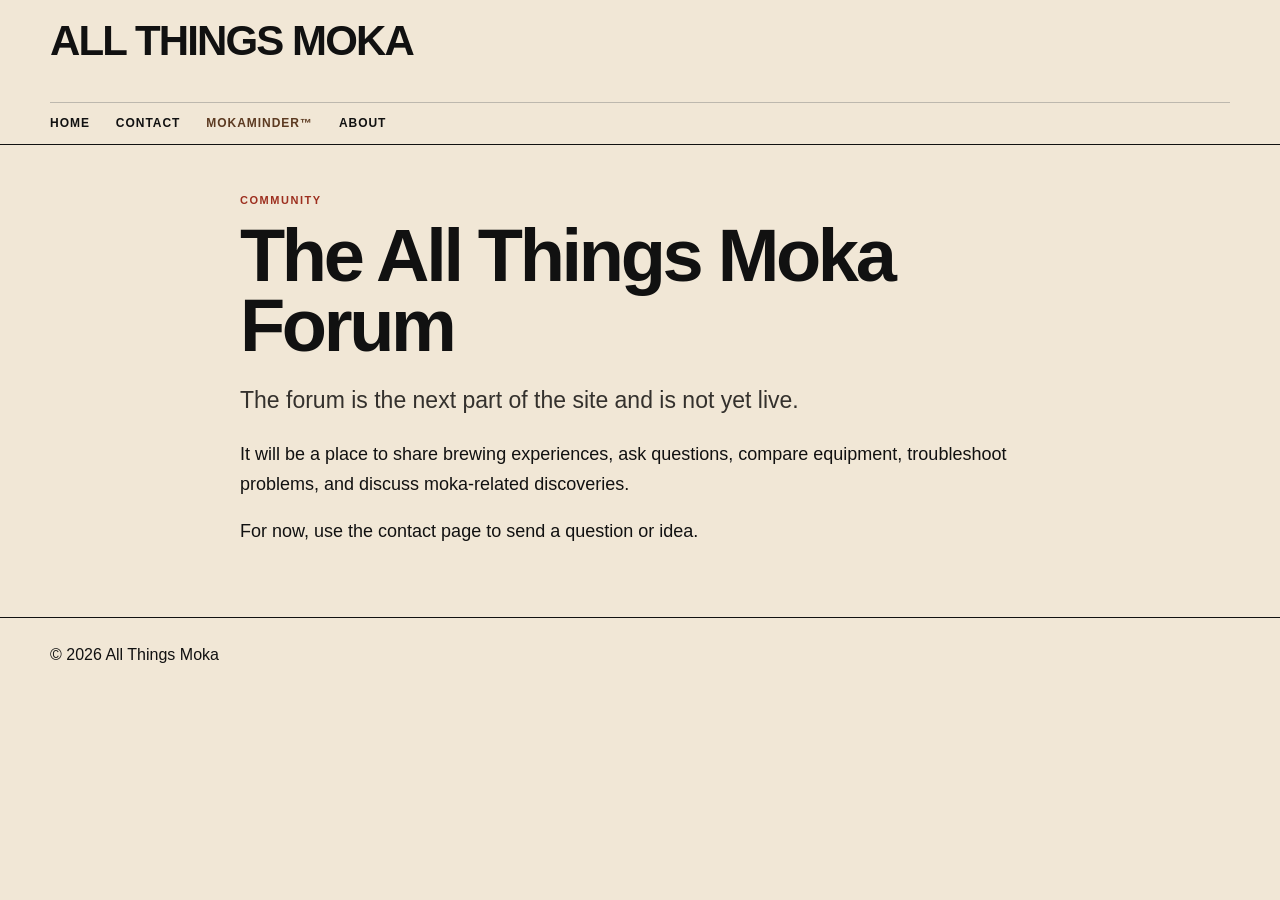
<file: forum.html>
<!doctype html><html lang="en"><head><meta charset="utf-8"><meta name="viewport" content="width=device-width,initial-scale=1"><title>Forum | All Things Moka</title><link rel="stylesheet" href="style.css"></head><body><header class="site-header"><div class="wrap"><p class="brand">ALL THINGS MOKA</p><nav class="nav"><a href="index.html">Home</a><a href="contact.html">Contact</a><a href="https://mokaminder.com" target="_blank" rel="noopener" class="mokaminder-tab">MokaMinder™</a><a href="about.html">About</a></nav></div></header><main class="article-shell"><span class="eyebrow">Community</span><h1>The All Things Moka Forum</h1><p class="lede">The forum is the next part of the site and is not yet live.</p><p>It will be a place to share brewing experiences, ask questions, compare equipment, troubleshoot problems, and discuss moka-related discoveries.</p><p>For now, use the <a href="contact.html">contact page</a> to send a question or idea.</p></main><footer class="footer"><div class="wrap">© 2026 All Things Moka</div></footer></body></html>
</file>
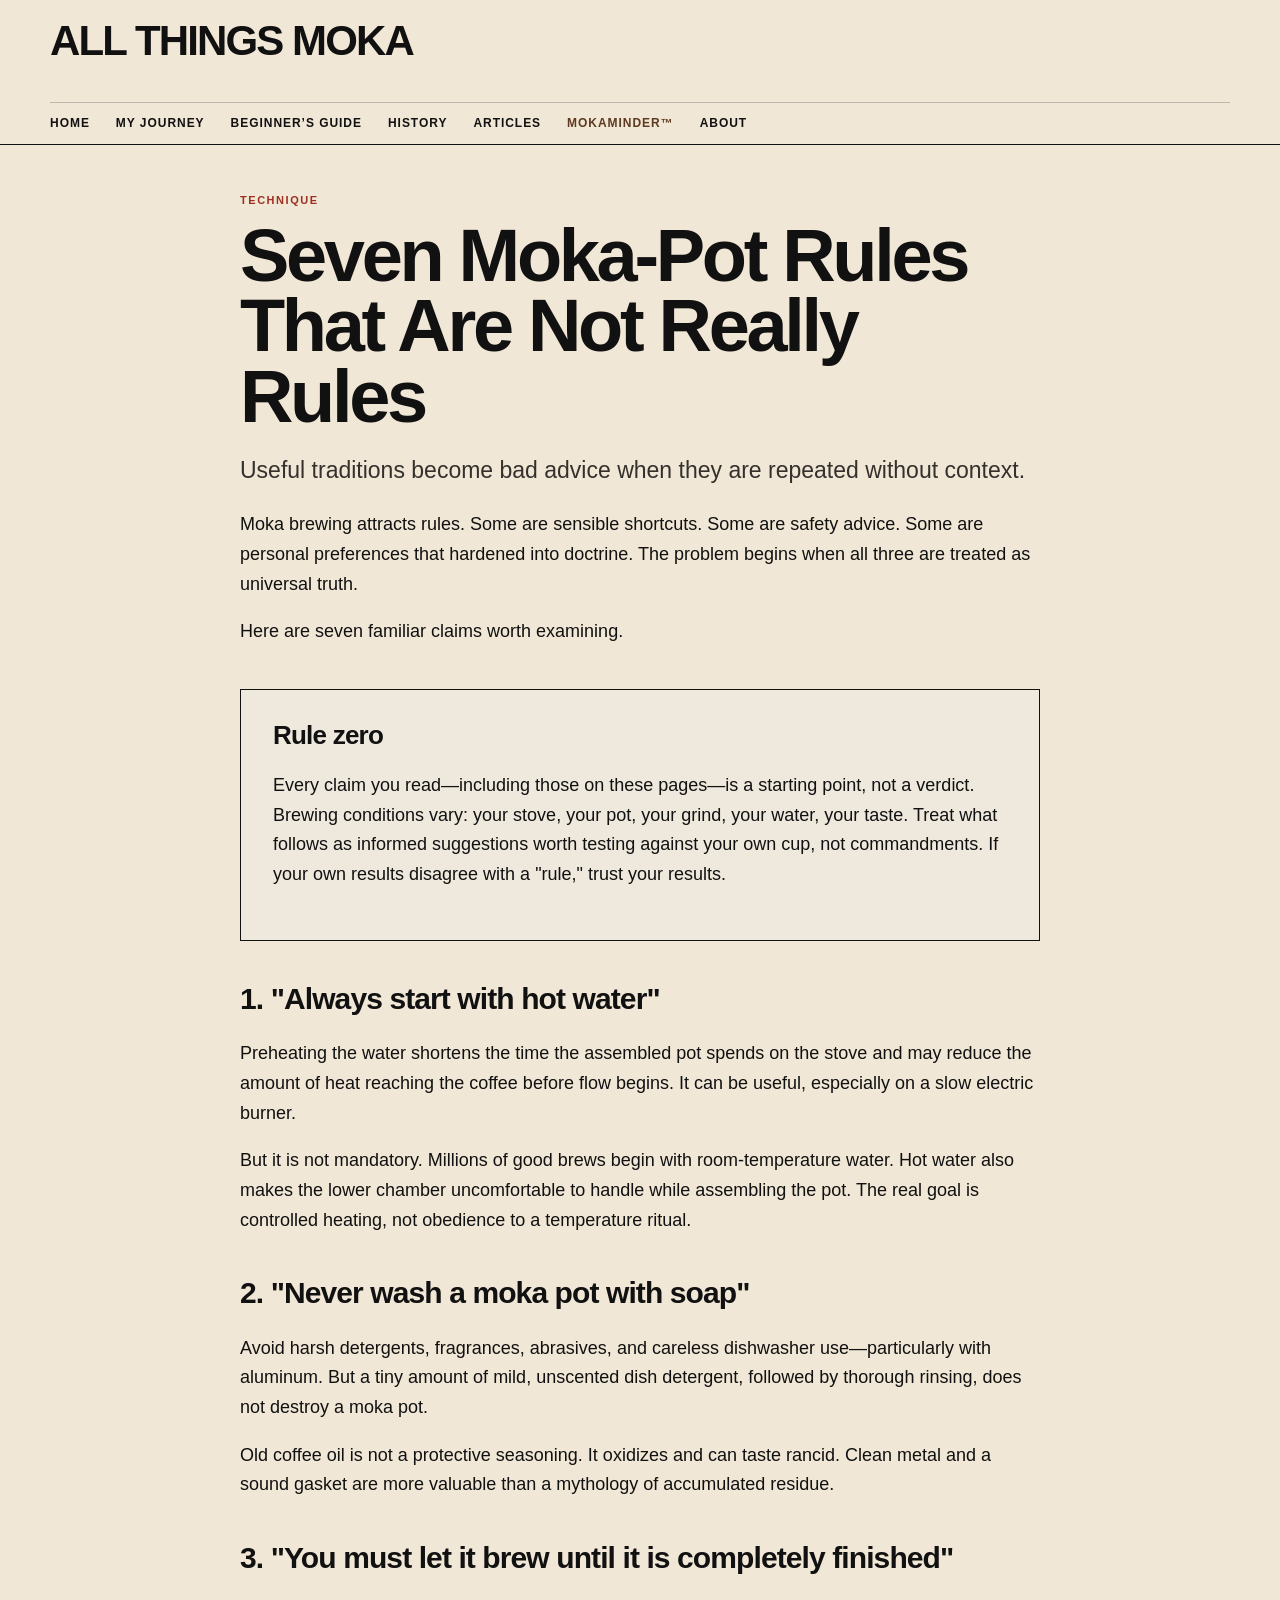
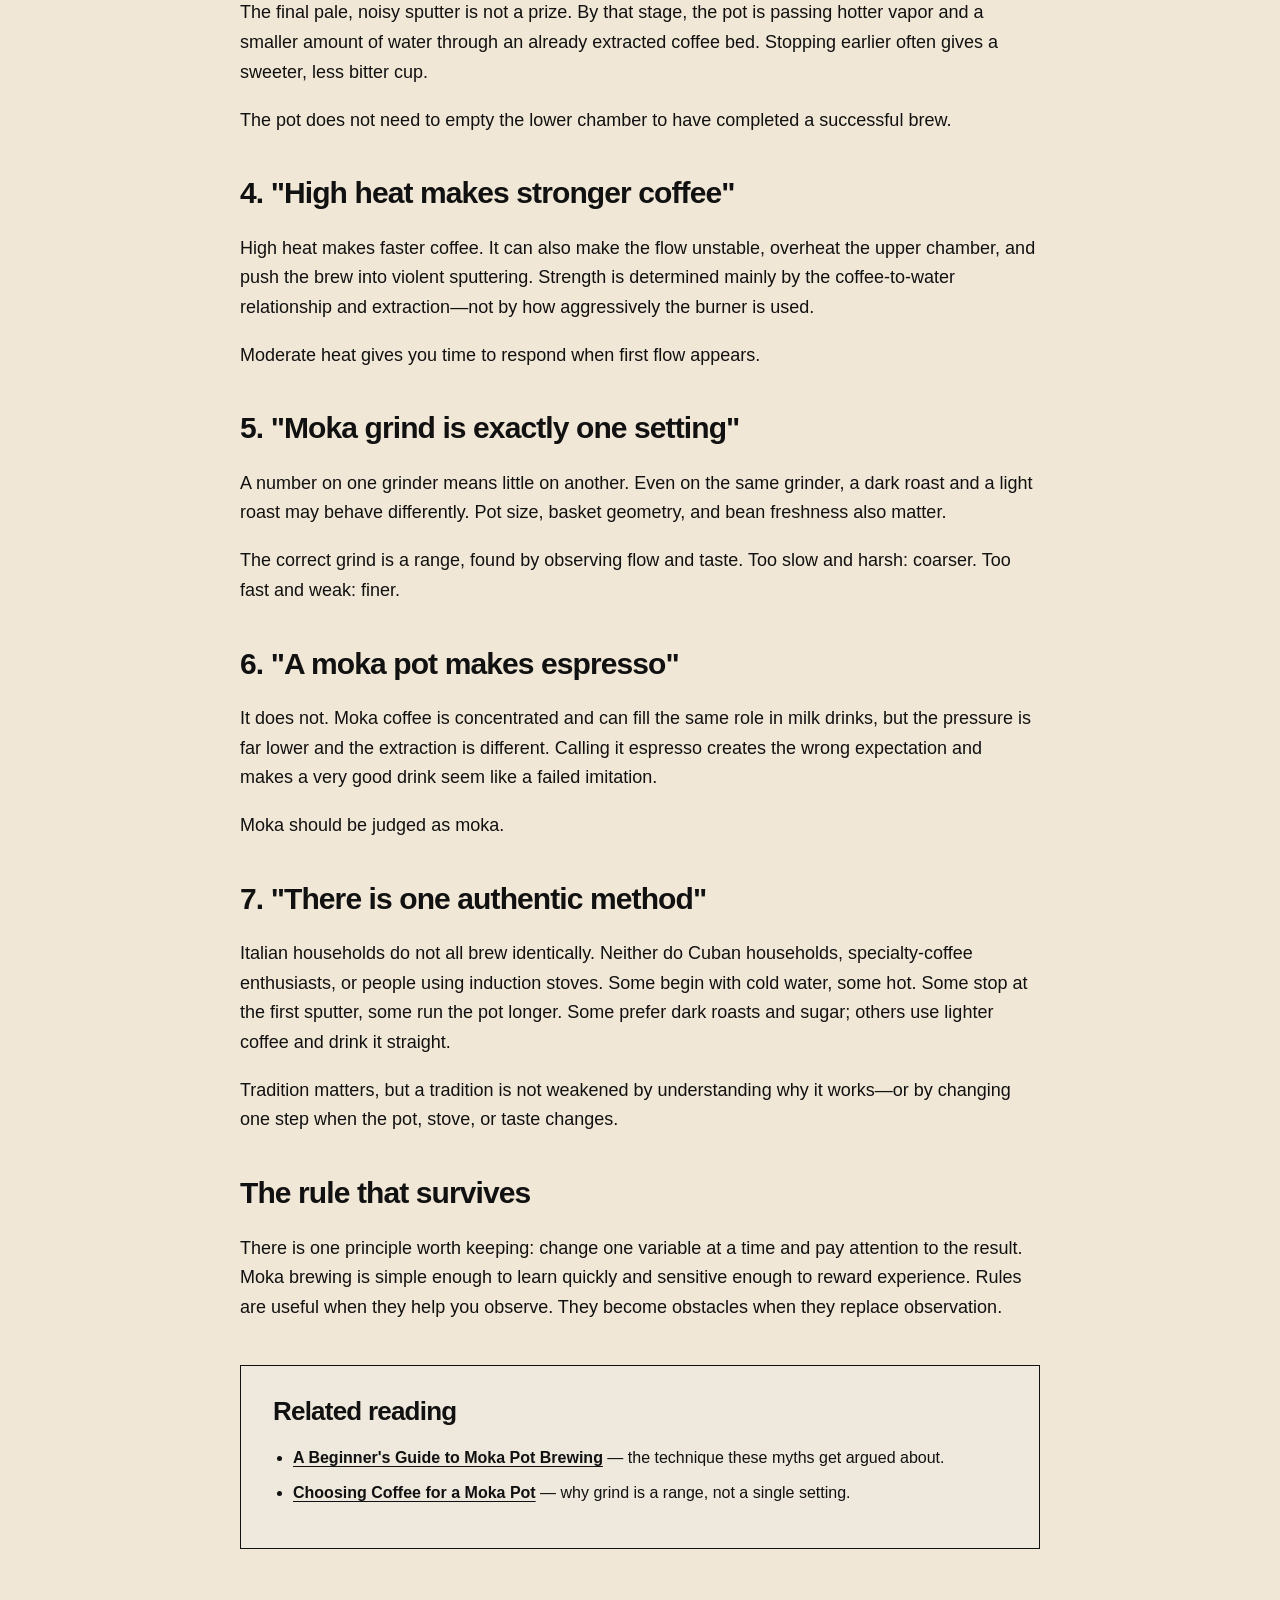
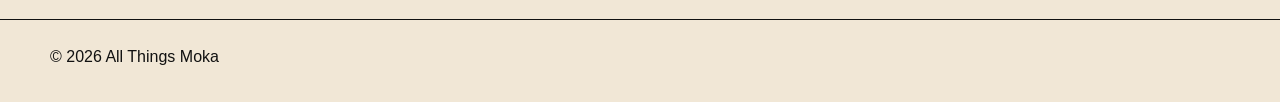
<file: moka-myths.html>
<!doctype html><html lang="en"><head><meta charset="utf-8"><meta name="viewport" content="width=device-width,initial-scale=1"><title>Seven Moka-Pot Rules That Are Not Really Rules | All Things Moka</title><link rel="stylesheet" href="style.css"></head><body><header class="site-header"><div class="wrap"><p class="brand">ALL THINGS MOKA</p><nav class="nav"><a href="index.html">Home</a><a href="my-moka-journey.html">My Journey</a><a href="brewing-guide.html">Beginner’s Guide</a><a href="moka-pot-history.html">History</a><a href="articles.html">Articles</a><a href="https://mokaminder.com" target="_blank" rel="noopener" class="mokaminder-tab">MokaMinder™</a><a href="about.html">About</a></nav></div></header><article class="article-shell"><span class="eyebrow">Technique</span><h1>Seven Moka-Pot Rules That Are Not Really Rules</h1><p class="lede">Useful traditions become bad advice when they are repeated without context.</p>

<p>Moka brewing attracts rules. Some are sensible shortcuts. Some are safety advice. Some are personal preferences that hardened into doctrine. The problem begins when all three are treated as universal truth.</p>
<p>Here are seven familiar claims worth examining.</p>

<div class="resource-box">
<h2>Rule zero</h2>
<p>Every claim you read—including those on these pages—is a starting point, not a verdict. Brewing conditions vary: your stove, your pot, your grind, your water, your taste. Treat what follows as informed suggestions worth testing against your own cup, not commandments. If your own results disagree with a "rule," trust your results.</p>
</div>

<h2>1. "Always start with hot water"</h2>
<p>Preheating the water shortens the time the assembled pot spends on the stove and may reduce the amount of heat reaching the coffee before flow begins. It can be useful, especially on a slow electric burner.</p>
<p>But it is not mandatory. Millions of good brews begin with room-temperature water. Hot water also makes the lower chamber uncomfortable to handle while assembling the pot. The real goal is controlled heating, not obedience to a temperature ritual.</p>

<h2>2. "Never wash a moka pot with soap"</h2>
<p>Avoid harsh detergents, fragrances, abrasives, and careless dishwasher use—particularly with aluminum. But a tiny amount of mild, unscented dish detergent, followed by thorough rinsing, does not destroy a moka pot.</p>
<p>Old coffee oil is not a protective seasoning. It oxidizes and can taste rancid. Clean metal and a sound gasket are more valuable than a mythology of accumulated residue.</p>

<h2>3. "You must let it brew until it is completely finished"</h2>
<p>The final pale, noisy sputter is not a prize. By that stage, the pot is passing hotter vapor and a smaller amount of water through an already extracted coffee bed. Stopping earlier often gives a sweeter, less bitter cup.</p>
<p>The pot does not need to empty the lower chamber to have completed a successful brew.</p>

<h2>4. "High heat makes stronger coffee"</h2>
<p>High heat makes faster coffee. It can also make the flow unstable, overheat the upper chamber, and push the brew into violent sputtering. Strength is determined mainly by the coffee-to-water relationship and extraction—not by how aggressively the burner is used.</p>
<p>Moderate heat gives you time to respond when first flow appears.</p>

<h2>5. "Moka grind is exactly one setting"</h2>
<p>A number on one grinder means little on another. Even on the same grinder, a dark roast and a light roast may behave differently. Pot size, basket geometry, and bean freshness also matter.</p>
<p>The correct grind is a range, found by observing flow and taste. Too slow and harsh: coarser. Too fast and weak: finer.</p>

<h2>6. "A moka pot makes espresso"</h2>
<p>It does not. Moka coffee is concentrated and can fill the same role in milk drinks, but the pressure is far lower and the extraction is different. Calling it espresso creates the wrong expectation and makes a very good drink seem like a failed imitation.</p>
<p>Moka should be judged as moka.</p>

<h2>7. "There is one authentic method"</h2>
<p>Italian households do not all brew identically. Neither do Cuban households, specialty-coffee enthusiasts, or people using induction stoves. Some begin with cold water, some hot. Some stop at the first sputter, some run the pot longer. Some prefer dark roasts and sugar; others use lighter coffee and drink it straight.</p>
<p>Tradition matters, but a tradition is not weakened by understanding why it works—or by changing one step when the pot, stove, or taste changes.</p>

<h2>The rule that survives</h2>
<p>There is one principle worth keeping: change one variable at a time and pay attention to the result. Moka brewing is simple enough to learn quickly and sensitive enough to reward experience. Rules are useful when they help you observe. They become obstacles when they replace observation.</p>

<div class="resource-box">
<h2>Related reading</h2>
<ul>
<li><a href="brewing-guide.html">A Beginner's Guide to Moka Pot Brewing</a> — the technique these myths get argued about.</li>
<li><a href="choosing-coffee.html">Choosing Coffee for a Moka Pot</a> — why grind is a range, not a single setting.</li>
</ul>
</div>

</article><footer class="footer"><div class="wrap">© 2026 All Things Moka</div></footer></body></html>
</file>
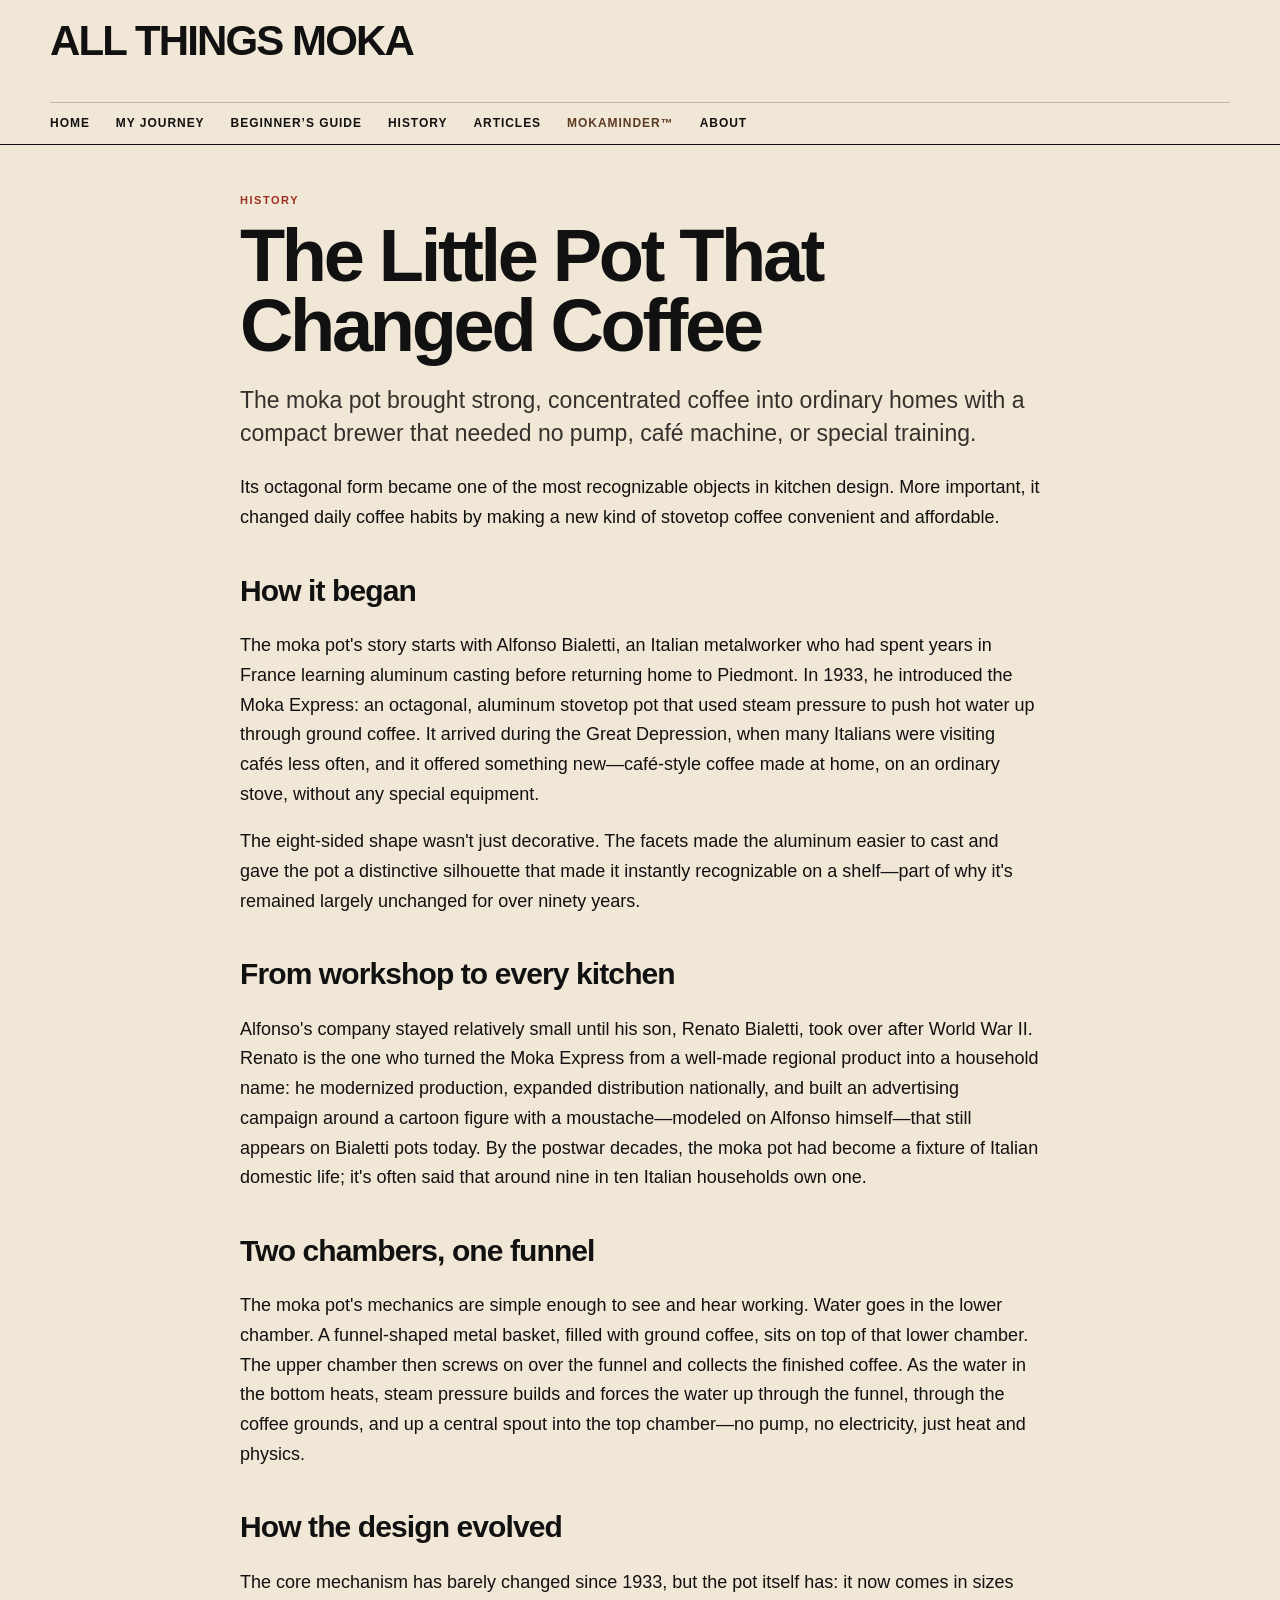
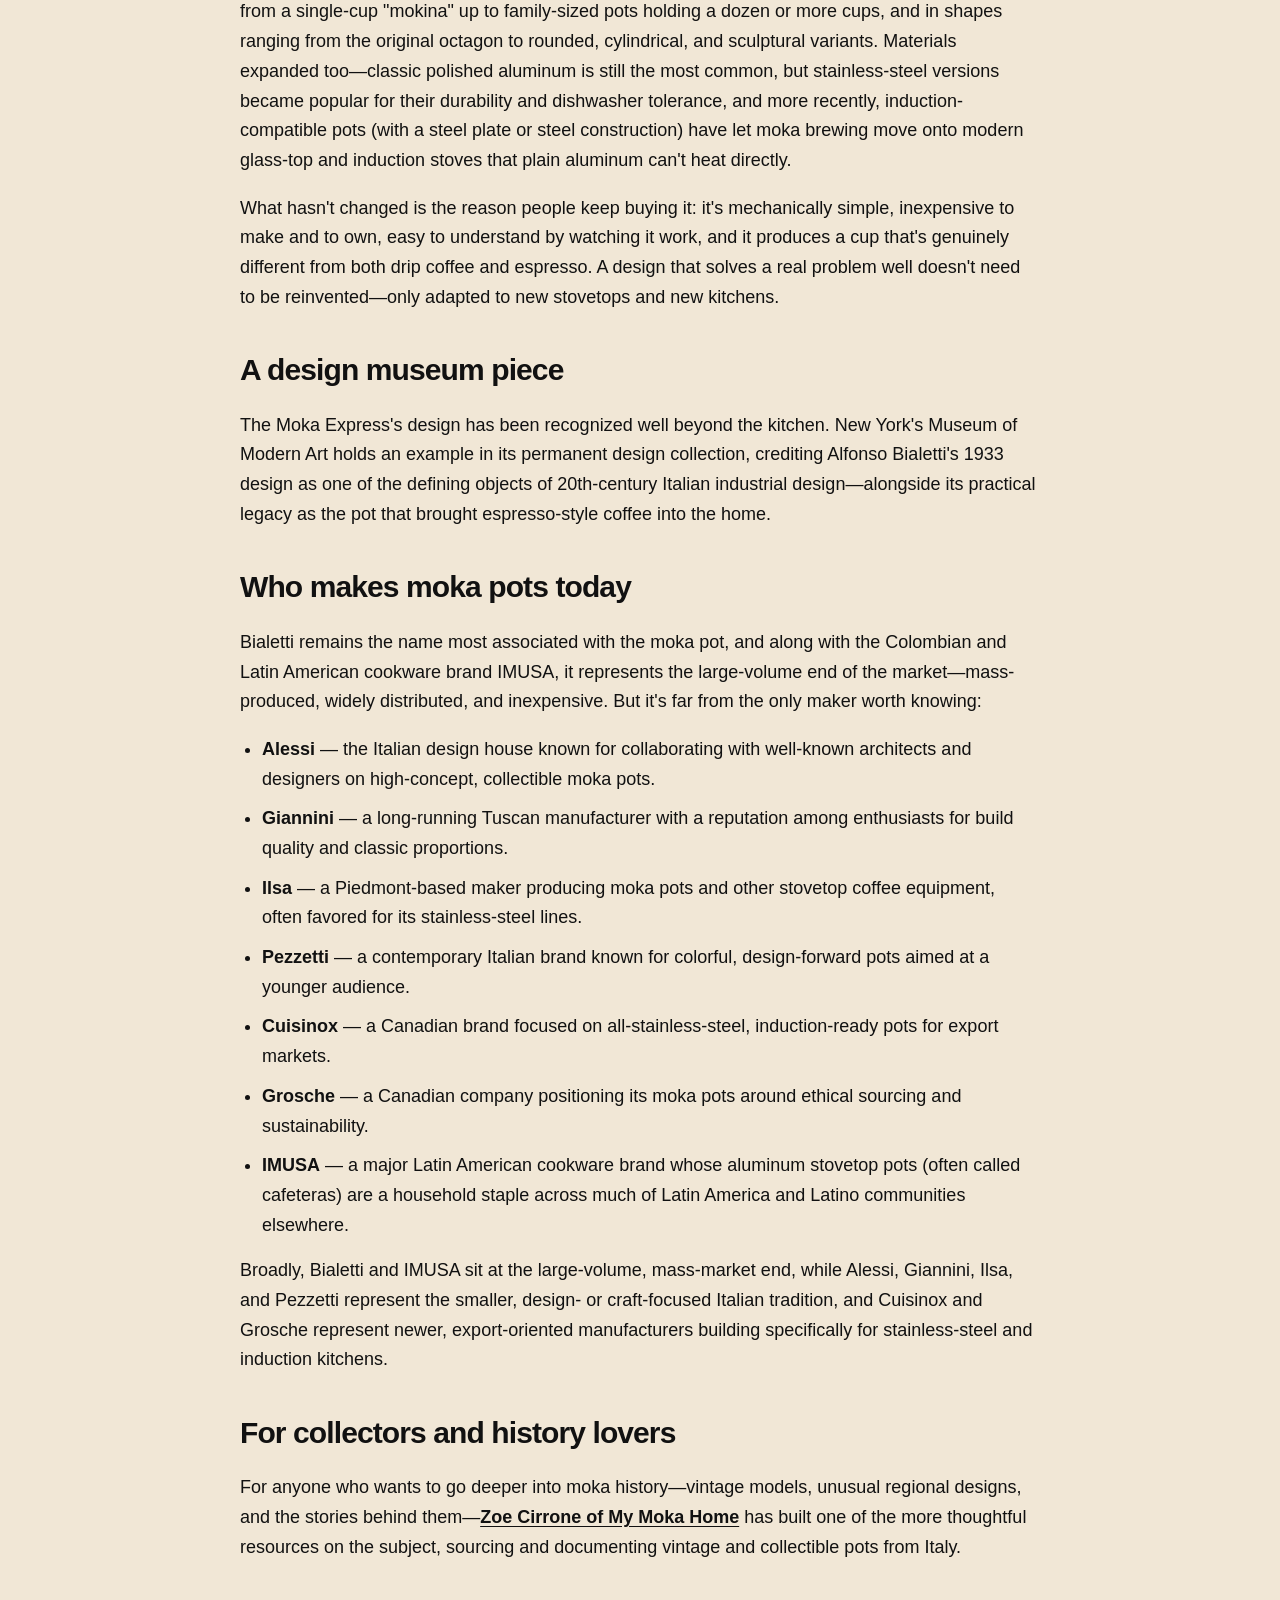
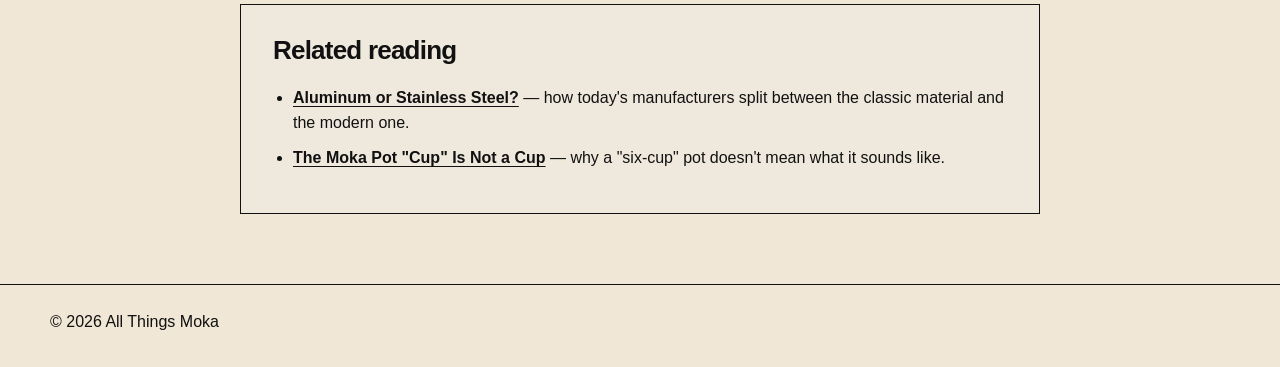
<file: moka-pot-history.html>
<!doctype html><html lang="en"><head><meta charset="utf-8"><meta name="viewport" content="width=device-width,initial-scale=1"><title>The Little Pot That Changed Coffee | All Things Moka</title><link rel="stylesheet" href="style.css"></head><body><header class="site-header"><div class="wrap"><p class="brand">ALL THINGS MOKA</p><nav class="nav"><a href="index.html">Home</a><a href="my-moka-journey.html">My Journey</a><a href="brewing-guide.html">Beginner’s Guide</a><a href="moka-pot-history.html">History</a><a href="articles.html">Articles</a><a href="https://mokaminder.com" target="_blank" rel="noopener" class="mokaminder-tab">MokaMinder™</a><a href="about.html">About</a></nav></div></header><article class="article-shell"><span class="eyebrow">History</span><h1>The Little Pot That Changed Coffee</h1><p class="lede">The moka pot brought strong, concentrated coffee into ordinary homes with a compact brewer that needed no pump, café machine, or special training.</p><p>Its octagonal form became one of the most recognizable objects in kitchen design. More important, it changed daily coffee habits by making a new kind of stovetop coffee convenient and affordable.</p>

<h2>How it began</h2>
<p>The moka pot's story starts with Alfonso Bialetti, an Italian metalworker who had spent years in France learning aluminum casting before returning home to Piedmont. In 1933, he introduced the Moka Express: an octagonal, aluminum stovetop pot that used steam pressure to push hot water up through ground coffee. It arrived during the Great Depression, when many Italians were visiting cafés less often, and it offered something new—café-style coffee made at home, on an ordinary stove, without any special equipment.</p>
<p>The eight-sided shape wasn't just decorative. The facets made the aluminum easier to cast and gave the pot a distinctive silhouette that made it instantly recognizable on a shelf—part of why it's remained largely unchanged for over ninety years.</p>

<h2>From workshop to every kitchen</h2>
<p>Alfonso's company stayed relatively small until his son, Renato Bialetti, took over after World War II. Renato is the one who turned the Moka Express from a well-made regional product into a household name: he modernized production, expanded distribution nationally, and built an advertising campaign around a cartoon figure with a moustache—modeled on Alfonso himself—that still appears on Bialetti pots today. By the postwar decades, the moka pot had become a fixture of Italian domestic life; it's often said that around nine in ten Italian households own one.</p>

<h2>Two chambers, one funnel</h2>
<p>The moka pot's mechanics are simple enough to see and hear working. Water goes in the lower chamber. A funnel-shaped metal basket, filled with ground coffee, sits on top of that lower chamber. The upper chamber then screws on over the funnel and collects the finished coffee. As the water in the bottom heats, steam pressure builds and forces the water up through the funnel, through the coffee grounds, and up a central spout into the top chamber—no pump, no electricity, just heat and physics.</p>

<h2>How the design evolved</h2>
<p>The core mechanism has barely changed since 1933, but the pot itself has: it now comes in sizes from a single-cup "mokina" up to family-sized pots holding a dozen or more cups, and in shapes ranging from the original octagon to rounded, cylindrical, and sculptural variants. Materials expanded too—classic polished aluminum is still the most common, but stainless-steel versions became popular for their durability and dishwasher tolerance, and more recently, induction-compatible pots (with a steel plate or steel construction) have let moka brewing move onto modern glass-top and induction stoves that plain aluminum can't heat directly.</p>
<p>What hasn't changed is the reason people keep buying it: it's mechanically simple, inexpensive to make and to own, easy to understand by watching it work, and it produces a cup that's genuinely different from both drip coffee and espresso. A design that solves a real problem well doesn't need to be reinvented—only adapted to new stovetops and new kitchens.</p>

<h2>A design museum piece</h2>
<p>The Moka Express's design has been recognized well beyond the kitchen. New York's Museum of Modern Art holds an example in its permanent design collection, crediting Alfonso Bialetti's 1933 design as one of the defining objects of 20th-century Italian industrial design—alongside its practical legacy as the pot that brought espresso-style coffee into the home.</p>

<h2>Who makes moka pots today</h2>
<p>Bialetti remains the name most associated with the moka pot, and along with the Colombian and Latin American cookware brand IMUSA, it represents the large-volume end of the market—mass-produced, widely distributed, and inexpensive. But it's far from the only maker worth knowing:</p>
<ul>
<li><strong>Alessi</strong> — the Italian design house known for collaborating with well-known architects and designers on high-concept, collectible moka pots.</li>
<li><strong>Giannini</strong> — a long-running Tuscan manufacturer with a reputation among enthusiasts for build quality and classic proportions.</li>
<li><strong>Ilsa</strong> — a Piedmont-based maker producing moka pots and other stovetop coffee equipment, often favored for its stainless-steel lines.</li>
<li><strong>Pezzetti</strong> — a contemporary Italian brand known for colorful, design-forward pots aimed at a younger audience.</li>
<li><strong>Cuisinox</strong> — a Canadian brand focused on all-stainless-steel, induction-ready pots for export markets.</li>
<li><strong>Grosche</strong> — a Canadian company positioning its moka pots around ethical sourcing and sustainability.</li>
<li><strong>IMUSA</strong> — a major Latin American cookware brand whose aluminum stovetop pots (often called cafeteras) are a household staple across much of Latin America and Latino communities elsewhere.</li>
</ul>
<p>Broadly, Bialetti and IMUSA sit at the large-volume, mass-market end, while Alessi, Giannini, Ilsa, and Pezzetti represent the smaller, design- or craft-focused Italian tradition, and Cuisinox and Grosche represent newer, export-oriented manufacturers building specifically for stainless-steel and induction kitchens.</p>

<h2>For collectors and history lovers</h2>
<p>For anyone who wants to go deeper into moka history—vintage models, unusual regional designs, and the stories behind them—<a href="https://www.mymokahome.com/" target="_blank" rel="noopener"><strong>Zoe Cirrone of My Moka Home</strong></a> has built one of the more thoughtful resources on the subject, sourcing and documenting vintage and collectible pots from Italy.</p>

<div class="resource-box">
<h2>Related reading</h2>
<ul>
<li><a href="aluminum-vs-stainless.html">Aluminum or Stainless Steel?</a> — how today's manufacturers split between the classic material and the modern one.</li>
<li><a href="moka-pot-sizes.html">The Moka Pot "Cup" Is Not a Cup</a> — why a "six-cup" pot doesn't mean what it sounds like.</li>
</ul>
</div>
</article><footer class="footer"><div class="wrap">© 2026 All Things Moka</div></footer></body></html>
</file>
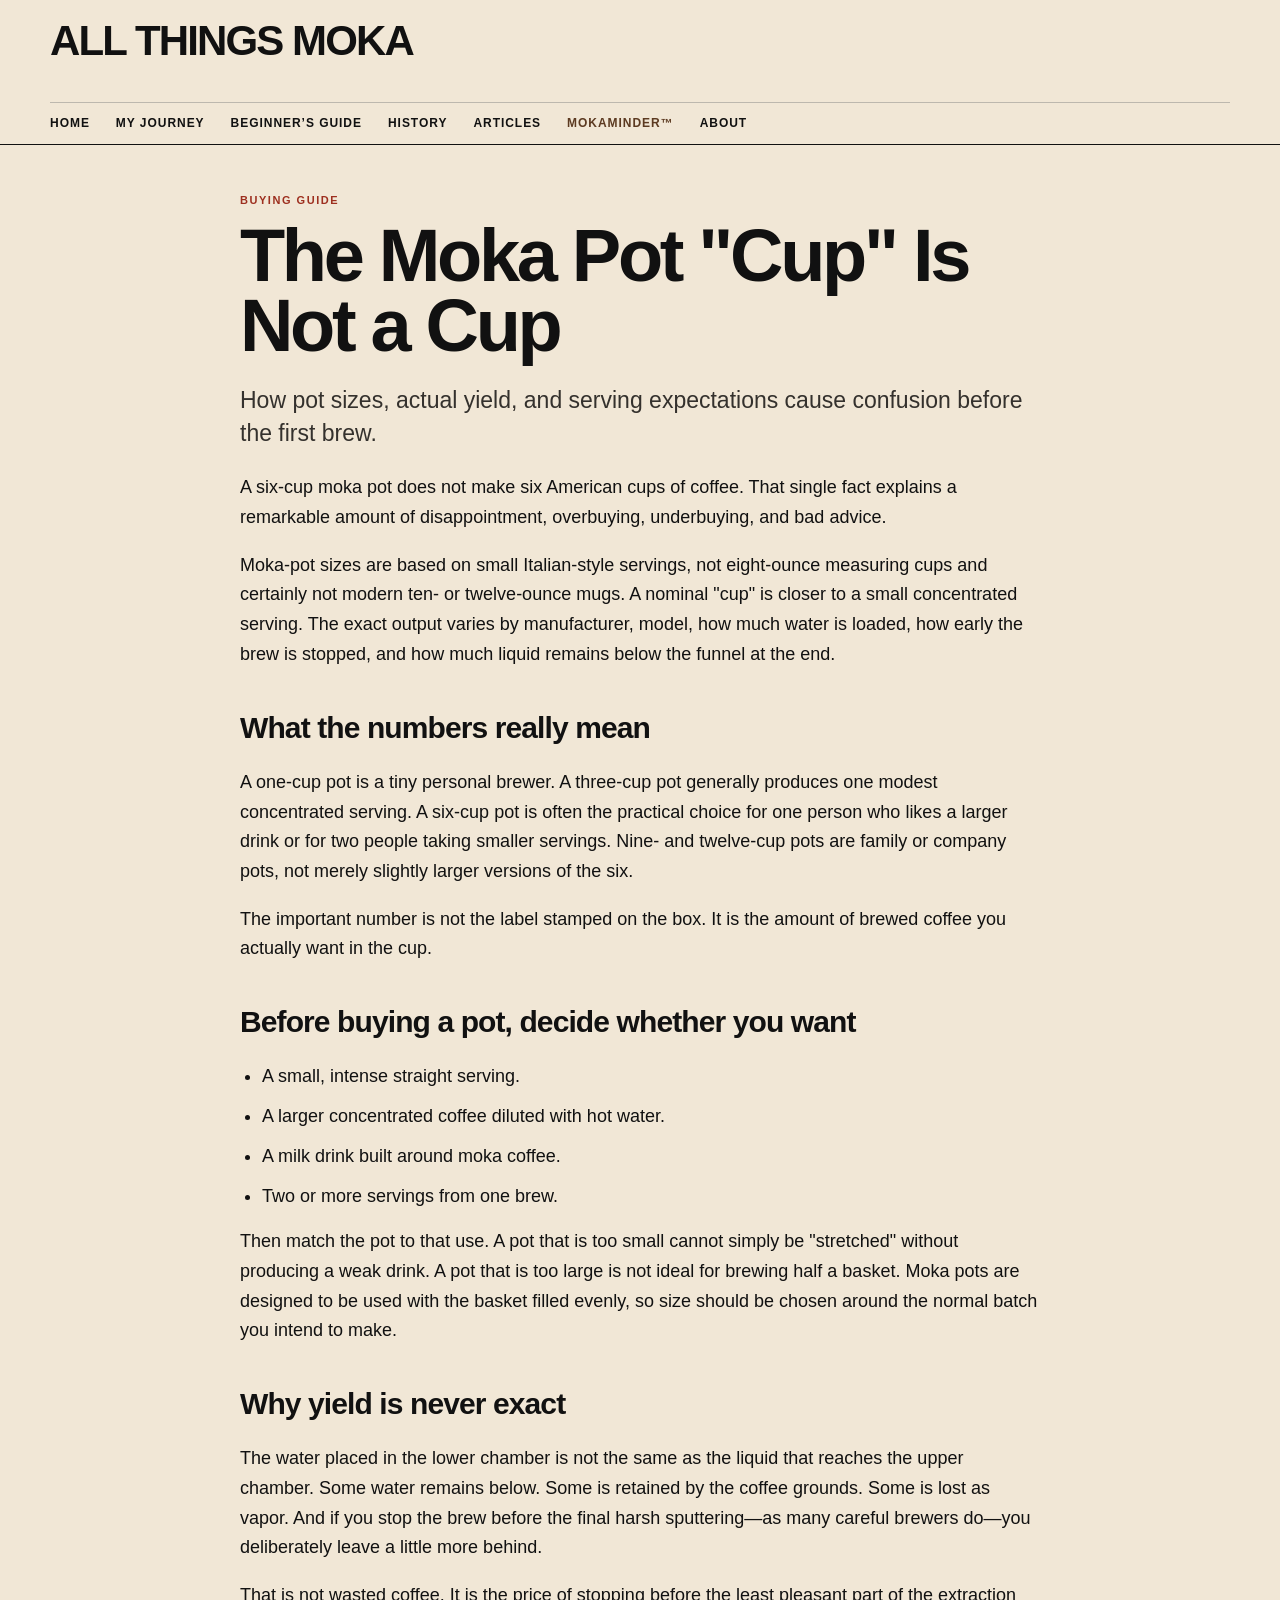
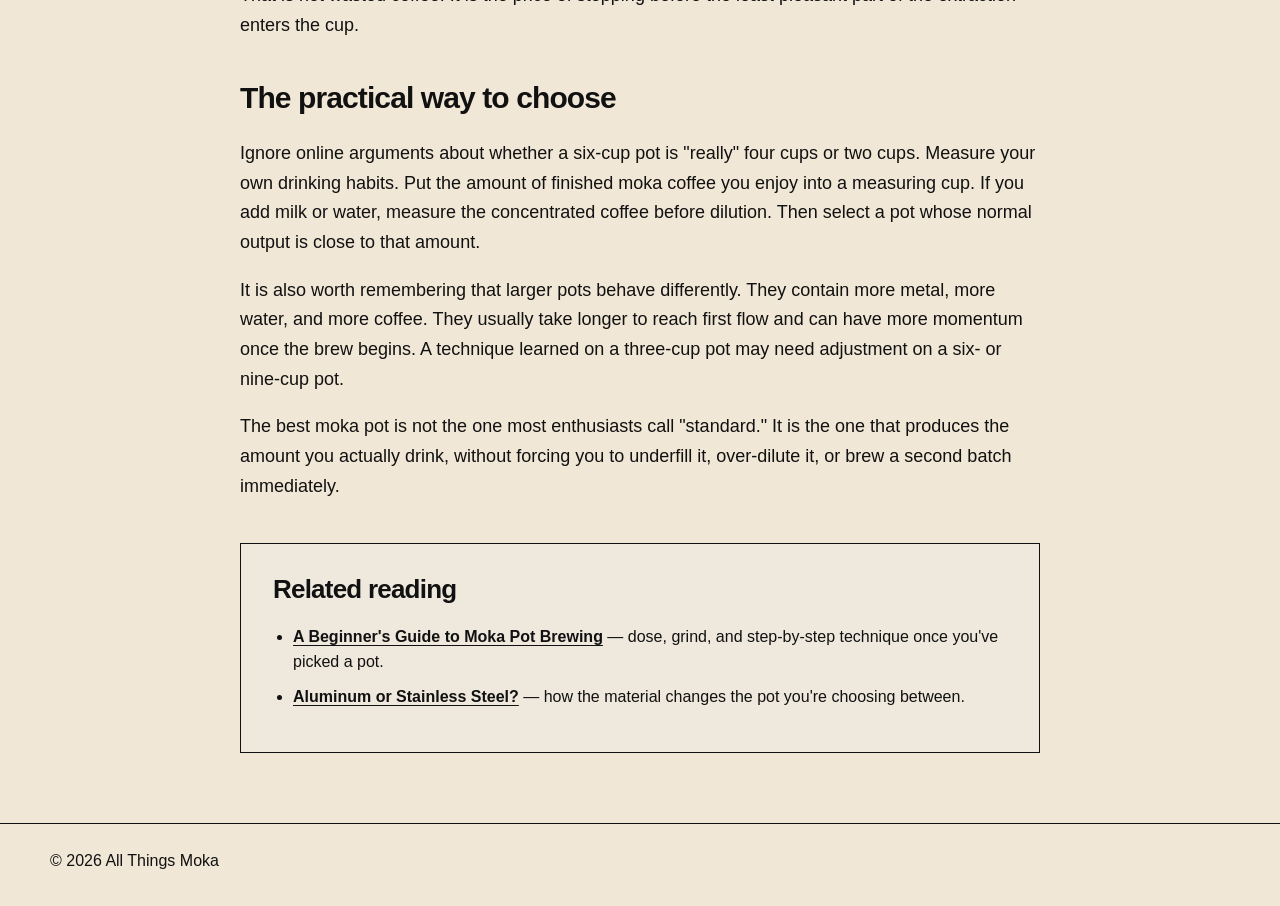
<file: moka-pot-sizes.html>
<!doctype html><html lang="en"><head><meta charset="utf-8"><meta name="viewport" content="width=device-width,initial-scale=1"><title>The Moka Pot "Cup" Is Not a Cup | All Things Moka</title><link rel="stylesheet" href="style.css"></head><body><header class="site-header"><div class="wrap"><p class="brand">ALL THINGS MOKA</p><nav class="nav"><a href="index.html">Home</a><a href="my-moka-journey.html">My Journey</a><a href="brewing-guide.html">Beginner’s Guide</a><a href="moka-pot-history.html">History</a><a href="articles.html">Articles</a><a href="https://mokaminder.com" target="_blank" rel="noopener" class="mokaminder-tab">MokaMinder™</a><a href="about.html">About</a></nav></div></header><article class="article-shell"><span class="eyebrow">Buying Guide</span><h1>The Moka Pot "Cup" Is Not a Cup</h1><p class="lede">How pot sizes, actual yield, and serving expectations cause confusion before the first brew.</p>

<p>A six-cup moka pot does not make six American cups of coffee. That single fact explains a remarkable amount of disappointment, overbuying, underbuying, and bad advice.</p>
<p>Moka-pot sizes are based on small Italian-style servings, not eight-ounce measuring cups and certainly not modern ten- or twelve-ounce mugs. A nominal "cup" is closer to a small concentrated serving. The exact output varies by manufacturer, model, how much water is loaded, how early the brew is stopped, and how much liquid remains below the funnel at the end.</p>

<h2>What the numbers really mean</h2>
<p>A one-cup pot is a tiny personal brewer. A three-cup pot generally produces one modest concentrated serving. A six-cup pot is often the practical choice for one person who likes a larger drink or for two people taking smaller servings. Nine- and twelve-cup pots are family or company pots, not merely slightly larger versions of the six.</p>
<p>The important number is not the label stamped on the box. It is the amount of brewed coffee you actually want in the cup.</p>

<h2>Before buying a pot, decide whether you want</h2>
<ul>
<li>A small, intense straight serving.</li>
<li>A larger concentrated coffee diluted with hot water.</li>
<li>A milk drink built around moka coffee.</li>
<li>Two or more servings from one brew.</li>
</ul>
<p>Then match the pot to that use. A pot that is too small cannot simply be "stretched" without producing a weak drink. A pot that is too large is not ideal for brewing half a basket. Moka pots are designed to be used with the basket filled evenly, so size should be chosen around the normal batch you intend to make.</p>

<h2>Why yield is never exact</h2>
<p>The water placed in the lower chamber is not the same as the liquid that reaches the upper chamber. Some water remains below. Some is retained by the coffee grounds. Some is lost as vapor. And if you stop the brew before the final harsh sputtering—as many careful brewers do—you deliberately leave a little more behind.</p>
<p>That is not wasted coffee. It is the price of stopping before the least pleasant part of the extraction enters the cup.</p>

<h2>The practical way to choose</h2>
<p>Ignore online arguments about whether a six-cup pot is "really" four cups or two cups. Measure your own drinking habits. Put the amount of finished moka coffee you enjoy into a measuring cup. If you add milk or water, measure the concentrated coffee before dilution. Then select a pot whose normal output is close to that amount.</p>
<p>It is also worth remembering that larger pots behave differently. They contain more metal, more water, and more coffee. They usually take longer to reach first flow and can have more momentum once the brew begins. A technique learned on a three-cup pot may need adjustment on a six- or nine-cup pot.</p>
<p>The best moka pot is not the one most enthusiasts call "standard." It is the one that produces the amount you actually drink, without forcing you to underfill it, over-dilute it, or brew a second batch immediately.</p>

<div class="resource-box">
<h2>Related reading</h2>
<ul>
<li><a href="brewing-guide.html">A Beginner's Guide to Moka Pot Brewing</a> — dose, grind, and step-by-step technique once you've picked a pot.</li>
<li><a href="aluminum-vs-stainless.html">Aluminum or Stainless Steel?</a> — how the material changes the pot you're choosing between.</li>
</ul>
</div>

</article><footer class="footer"><div class="wrap">© 2026 All Things Moka</div></footer></body></html>
</file>
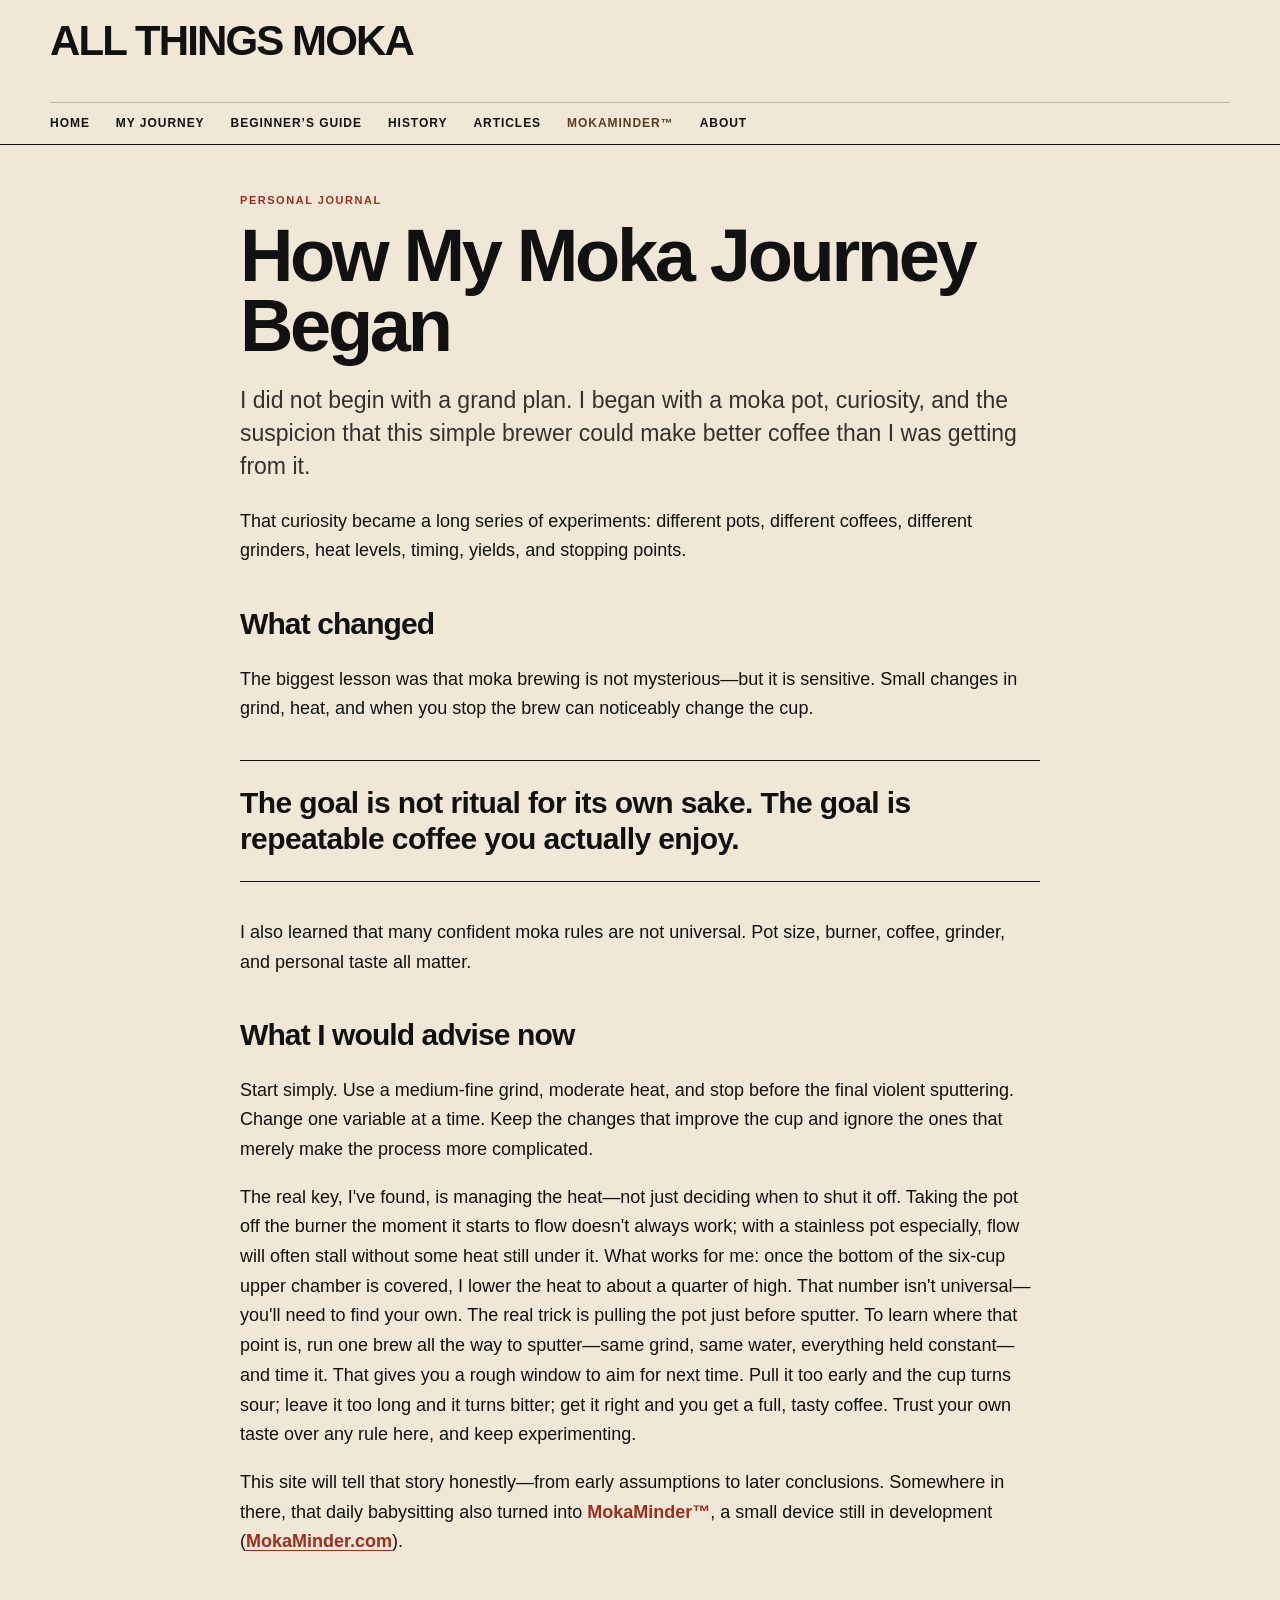
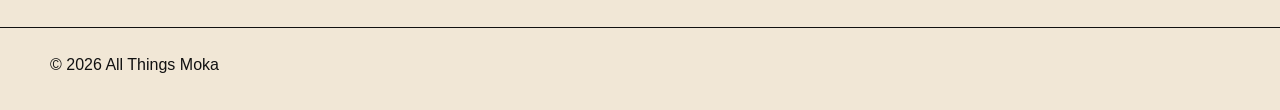
<file: my-moka-journey.html>
<!doctype html><html lang="en"><head><meta charset="utf-8"><meta name="viewport" content="width=device-width,initial-scale=1"><title>How My Moka Journey Began | All Things Moka</title><link rel="stylesheet" href="style.css"></head><body><header class="site-header"><div class="wrap"><p class="brand">ALL THINGS MOKA</p><nav class="nav"><a href="index.html">Home</a><a href="my-moka-journey.html">My Journey</a><a href="brewing-guide.html">Beginner’s Guide</a><a href="moka-pot-history.html">History</a><a href="articles.html">Articles</a><a href="https://mokaminder.com" target="_blank" rel="noopener" class="mokaminder-tab">MokaMinder™</a><a href="about.html">About</a></nav></div></header><article class="article-shell"><span class="eyebrow">Personal Journal</span><h1>How My Moka Journey Began</h1><p class="lede">I did not begin with a grand plan. I began with a moka pot, curiosity, and the suspicion that this simple brewer could make better coffee than I was getting from it.</p><p>That curiosity became a long series of experiments: different pots, different coffees, different grinders, heat levels, timing, yields, and stopping points.</p><h2>What changed</h2><p>The biggest lesson was that moka brewing is not mysterious—but it is sensitive. Small changes in grind, heat, and when you stop the brew can noticeably change the cup.</p><div class="pullquote">The goal is not ritual for its own sake. The goal is repeatable coffee you actually enjoy.</div><p>I also learned that many confident moka rules are not universal. Pot size, burner, coffee, grinder, and personal taste all matter.</p><h2>What I would advise now</h2><p>Start simply. Use a medium-fine grind, moderate heat, and stop before the final violent sputtering. Change one variable at a time. Keep the changes that improve the cup and ignore the ones that merely make the process more complicated.</p><p>The real key, I've found, is managing the heat—not just deciding when to shut it off. Taking the pot off the burner the moment it starts to flow doesn't always work; with a stainless pot especially, flow will often stall without some heat still under it. What works for me: once the bottom of the six-cup upper chamber is covered, I lower the heat to about a quarter of high. That number isn't universal—you'll need to find your own. The real trick is pulling the pot just before sputter. To learn where that point is, run one brew all the way to sputter—same grind, same water, everything held constant—and time it. That gives you a rough window to aim for next time. Pull it too early and the cup turns sour; leave it too long and it turns bitter; get it right and you get a full, tasty coffee. Trust your own taste over any rule here, and keep experimenting.</p><p>This site will tell that story honestly—from early assumptions to later conclusions. Somewhere in there, that daily babysitting also turned into <span class="mokaminder-name">MokaMinder™</span>, a small device still in development (<a class="mokaminder-name" href="https://mokaminder.com" target="_blank" rel="noopener">MokaMinder.com</a>).</p></article><footer class="footer"><div class="wrap">© 2026 All Things Moka</div></footer></body></html>
</file>
<file: style.css>
:root{
  --paper:#f1e7d6;
  --ink:#111;
  --muted:#66625b;
  --rule:#bdb8ae;
  --accent:#9d2f1f;
  --max:1180px;
}
*{box-sizing:border-box}
html{scroll-behavior:smooth}
body{margin:0;background:var(--paper);color:var(--ink);font-family:Arial,Helvetica,sans-serif;line-height:1.45}
a{color:inherit;text-decoration:none}
img{display:block;max-width:100%}
.wrap{width:min(var(--max),calc(100% - 40px));margin:auto}
.masthead{border-bottom:1px solid var(--ink);background:var(--paper)}
.masthead-top{display:flex;justify-content:space-between;padding:12px 0 10px;border-bottom:1px solid var(--rule);font-size:11px;letter-spacing:.12em;text-transform:uppercase}
.brand-row{padding:22px 0 18px}
.brand{display:inline-block;font-size:clamp(34px,5.6vw,72px);font-weight:900;letter-spacing:-.045em;line-height:.9}
.nav{display:flex;gap:26px;flex-wrap:wrap;align-items:center;padding:12px 0;border-top:1px solid var(--rule);font-size:12px;font-weight:700;letter-spacing:.08em;text-transform:uppercase}
.nav a.mokaminder-tab{color:#5c3a21}
.nav a:hover,.read-link:hover{color:var(--accent)}
.lead-grid{display:grid;grid-template-columns:minmax(0,2.2fr) minmax(270px,.8fr);gap:34px;padding:38px 0 46px;border-bottom:1px solid var(--ink)}
.lead-story{display:grid;grid-template-columns:minmax(0,1.25fr) minmax(280px,.75fr);gap:28px;align-items:end}
.lead-image{background:#ddd5ca;min-height:500px;display:grid;place-items:center;overflow:hidden}
.lead-image img{width:100%;height:100%;object-fit:cover}
.lead-copy{padding-bottom:4px}
.kicker{margin:0 0 10px;color:var(--accent);font-size:11px;font-weight:800;letter-spacing:.14em;text-transform:uppercase}
h1,h2,h3,p{margin-top:0}
.lead-copy h1{font-size:clamp(42px,5.2vw,74px);line-height:.94;letter-spacing:-.045em;margin:0 0 18px}
.lead-copy h1 a:hover,.side-stories h2 a:hover,.story-row h3 a:hover{color:var(--accent)}
.dek{font-size:18px;line-height:1.45;color:#34312d;margin-bottom:18px}
.read-link{font-size:12px;font-weight:800;letter-spacing:.08em;text-transform:uppercase}
.side-stories{border-left:1px solid var(--rule);padding-left:28px}
.side-stories article{padding:0 0 24px;margin:0 0 24px;border-bottom:1px solid var(--rule)}
.side-stories article:last-child{border-bottom:0;margin-bottom:0;padding-bottom:0}
.side-stories h2{font-size:25px;line-height:1.05;letter-spacing:-.025em;margin:0 0 10px}
.side-stories p:not(.kicker){color:var(--muted);font-size:15px;margin:0}
.latest{padding:42px 0 54px}
.section-head{display:flex;justify-content:space-between;align-items:end;padding-bottom:10px;border-bottom:3px solid var(--ink)}
.section-head h2{font-size:30px;line-height:1;margin:0;letter-spacing:-.03em}
.section-head span{font-size:12px;color:var(--muted)}
.story-list{border-bottom:1px solid var(--ink)}
.story-row{display:grid;grid-template-columns:220px minmax(0,1fr) 54px;gap:24px;align-items:center;padding:24px 0;border-bottom:1px solid var(--rule)}
.story-row:last-child{border-bottom:0}
.story-image{height:128px;background:#ddd5ca;overflow:hidden}
.story-image img{width:100%;height:100%;object-fit:cover}
.story-row h3{font-size:30px;line-height:1.04;letter-spacing:-.03em;margin:0 0 8px}
.story-row p:not(.kicker){color:var(--muted);margin:0}
.number{justify-self:end;align-self:start;font-size:12px;color:var(--muted)}
.closing-grid{display:grid;grid-template-columns:1fr 1fr;gap:70px;padding:48px 0 62px;border-top:1px solid var(--ink)}
.closing-grid h2{font-size:42px;line-height:1;letter-spacing:-.04em;margin:0}
.closing-grid>div:last-child{font-size:18px;color:#34312d;padding-top:22px}
.footer{border-top:1px solid var(--ink);padding:25px 0 34px}
.footer-inner{display:grid;grid-template-columns:1fr auto auto;gap:24px;align-items:center;font-size:12px}
.footer strong{letter-spacing:-.02em}

/* Article pages */
.topbar{display:none}
.site-header{border-bottom:1px solid var(--ink);padding:22px 0 0}
.site-header .brand{font-size:42px}
.tagline{color:var(--muted);margin:8px 0 16px;font-size:14px}
.article-shell{width:min(800px,calc(100% - 40px));margin:48px auto 70px}
.article-shell .eyebrow{display:block;color:var(--accent);font-size:11px;font-weight:800;letter-spacing:.14em;text-transform:uppercase;margin-bottom:12px}
.article-shell h1{font-size:clamp(42px,7vw,74px);line-height:.95;letter-spacing:-.045em;margin:0 0 22px}
.article-shell h2{font-size:30px;line-height:1.05;letter-spacing:-.03em;margin-top:42px}
.article-shell p,.article-shell li{font-size:18px;line-height:1.65}
.lede{font-size:23px!important;line-height:1.45!important;color:#34312d}
.pullquote{font-size:30px;line-height:1.2;font-weight:700;letter-spacing:-.02em;border-top:1px solid var(--ink);border-bottom:1px solid var(--ink);padding:24px 0;margin:36px 0}
.small{font-size:13px!important;color:var(--muted)}
.button{display:inline-block;border-bottom:1px solid var(--ink);padding-bottom:3px;font-size:12px;font-weight:800;letter-spacing:.08em;text-transform:uppercase}

@media(max-width:900px){
  .lead-grid{grid-template-columns:1fr}
  .lead-story{grid-template-columns:1fr}
  .lead-image{min-height:360px}
  .side-stories{border-left:0;border-top:1px solid var(--rule);padding:26px 0 0;display:grid;grid-template-columns:repeat(3,1fr);gap:24px}
  .side-stories article{border-bottom:0;border-right:1px solid var(--rule);padding-right:20px}
  .side-stories article:last-child{border-right:0}
}
@media(max-width:680px){
  .wrap{width:min(var(--max),calc(100% - 26px))}
  .masthead-top span:last-child{display:none}
  .brand{font-size:38px}
  .nav{gap:16px}
  .lead-grid{padding-top:24px}
  .lead-copy h1{font-size:46px}
  .side-stories{grid-template-columns:1fr}
  .side-stories article{border-right:0;border-bottom:1px solid var(--rule);padding:0 0 20px}
  .story-row{grid-template-columns:112px 1fr;gap:16px}
  .story-image{height:94px}
  .story-row h3{font-size:22px}
  .number{display:none}
  .section-head span{display:none}
  .closing-grid{grid-template-columns:1fr;gap:20px}
  .closing-grid h2{font-size:34px}
  .footer-inner{grid-template-columns:1fr;gap:8px}
}

.mokaminder-intro{font-size:1rem;line-height:1.55;margin:1.15rem 0 1rem;max-width:52rem}.mokaminder-intro a{font-weight:700;text-decoration:underline;text-underline-offset:3px;white-space:nowrap}
.article-shell>p>a[href*="mokaminder"]{white-space:nowrap}
.mokaminder-name{color:var(--accent);font-weight:800}
a.mokaminder-name{text-decoration:underline;text-underline-offset:3px;white-space:nowrap}

/* Resource box + article lists */
.article-shell ul,.article-shell ol{padding-left:22px}
.article-shell li{margin:0 0 10px}
.article-shell li strong{color:var(--ink)}
.resource-box{border:1px solid var(--ink);background:#efe9dd;padding:clamp(20px,4vw,32px);margin:42px 0 12px}
.resource-box h2{margin-top:0;font-size:26px}
.resource-box ul{margin:0;padding-left:20px}
.resource-box li{font-size:16px;line-height:1.55;margin-bottom:10px}
.resource-box a{text-decoration:underline;text-underline-offset:3px;font-weight:700}
.resource-box a:hover{color:var(--accent)}
.article-shell a[target="_blank"]{text-decoration:underline;text-underline-offset:3px}
.article-shell a[target="_blank"]:hover{color:var(--accent)}
</file>
